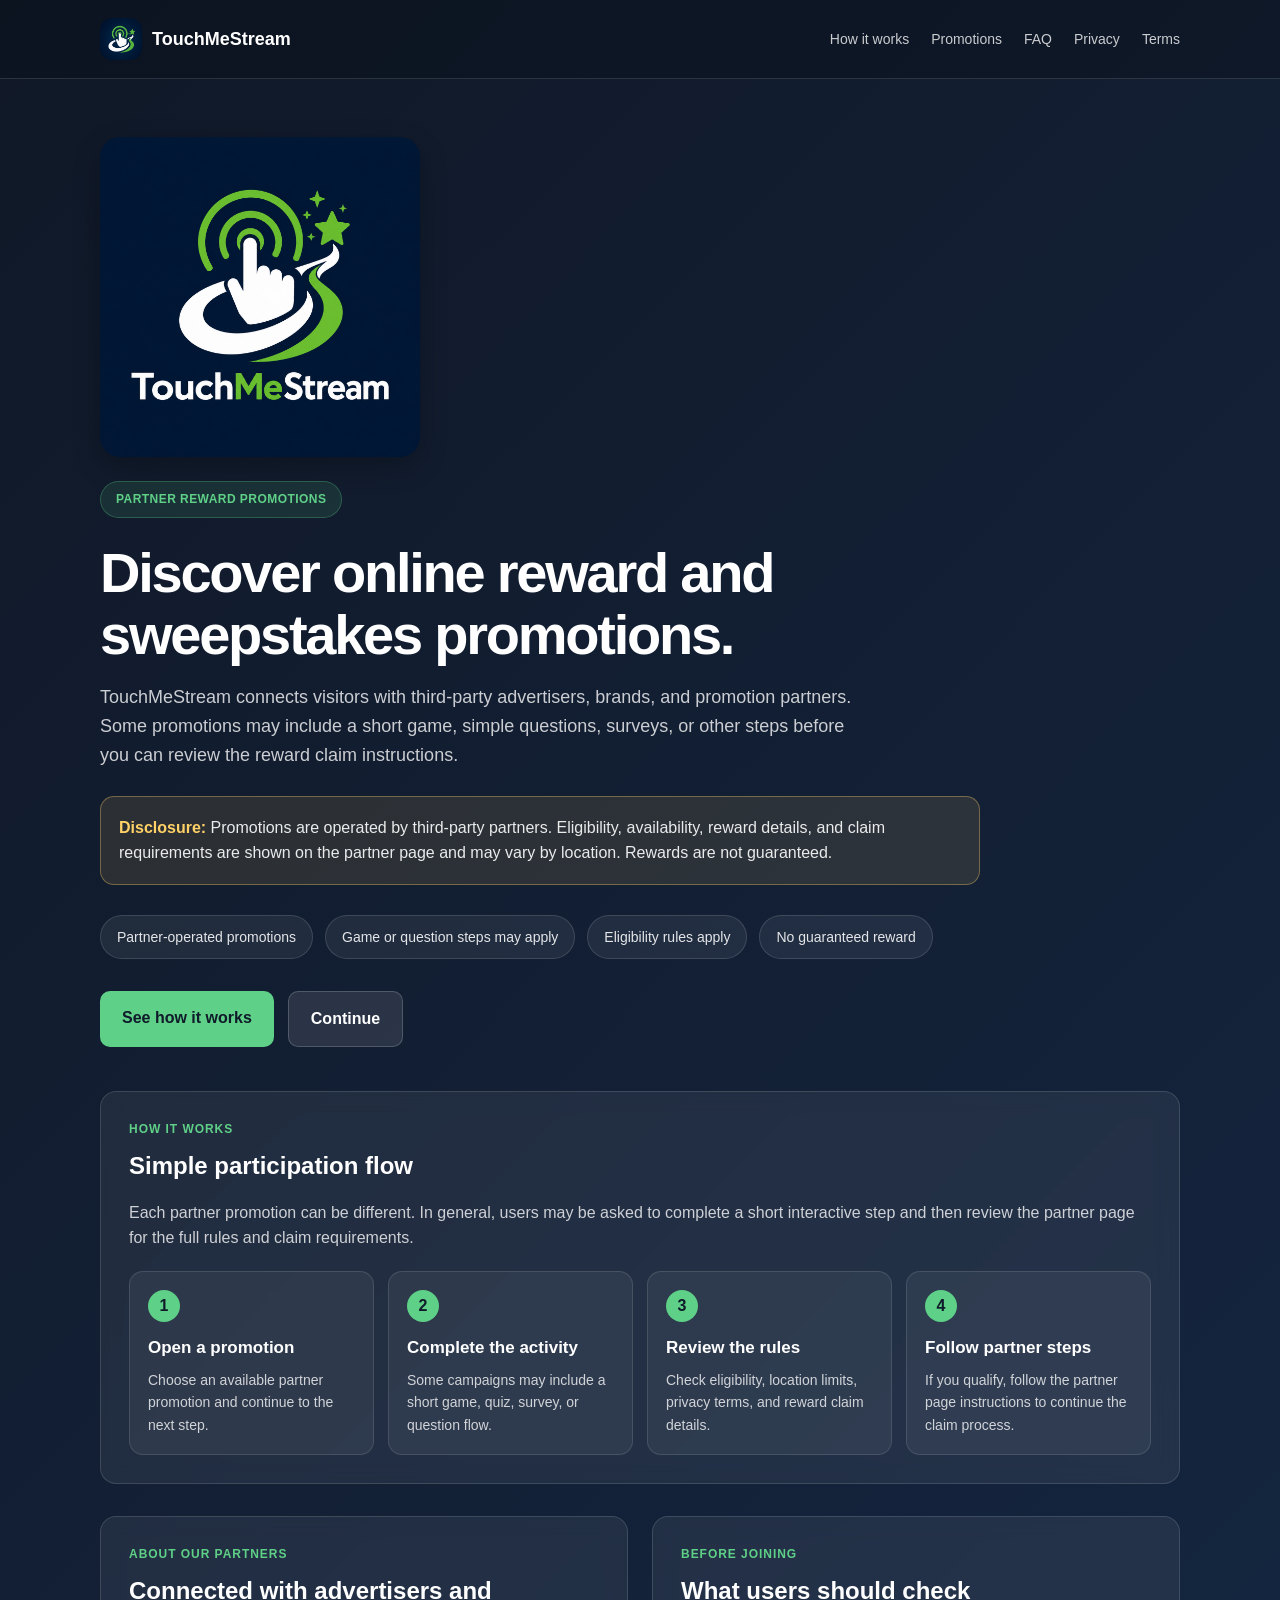
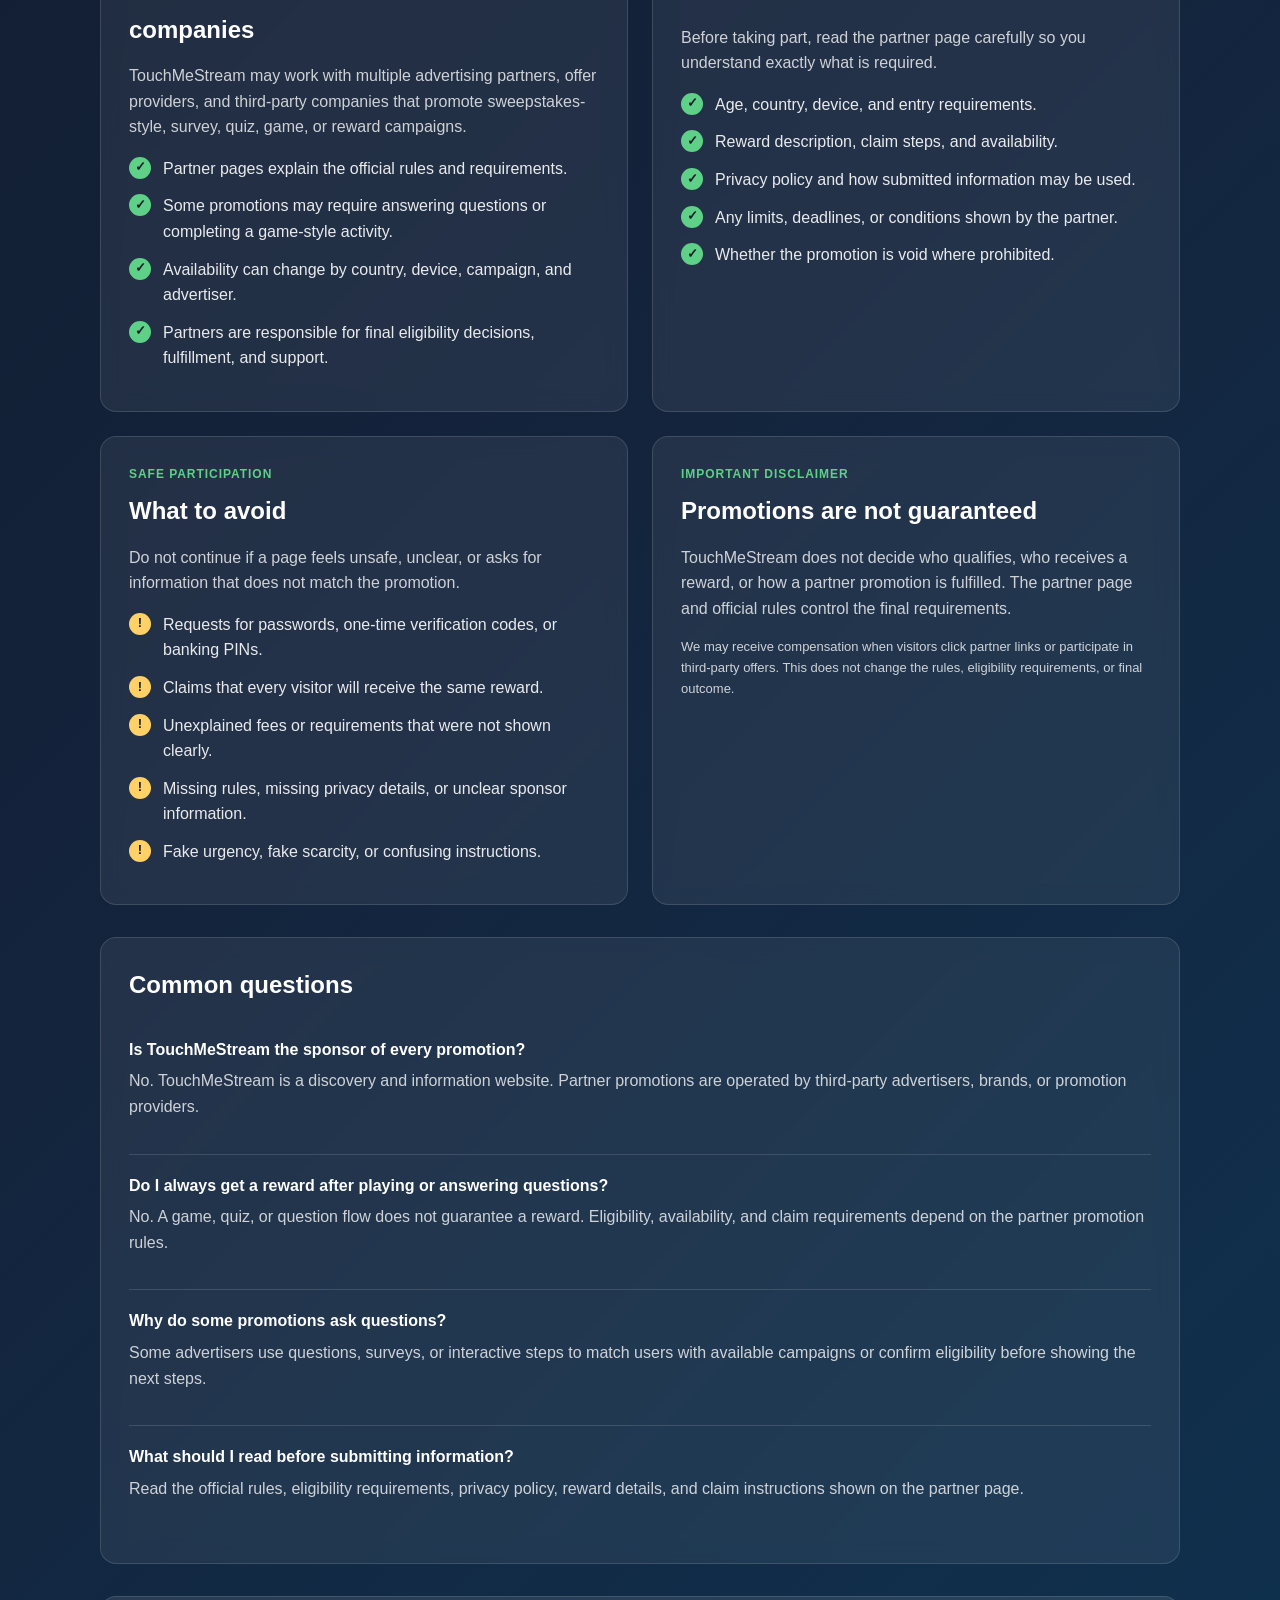
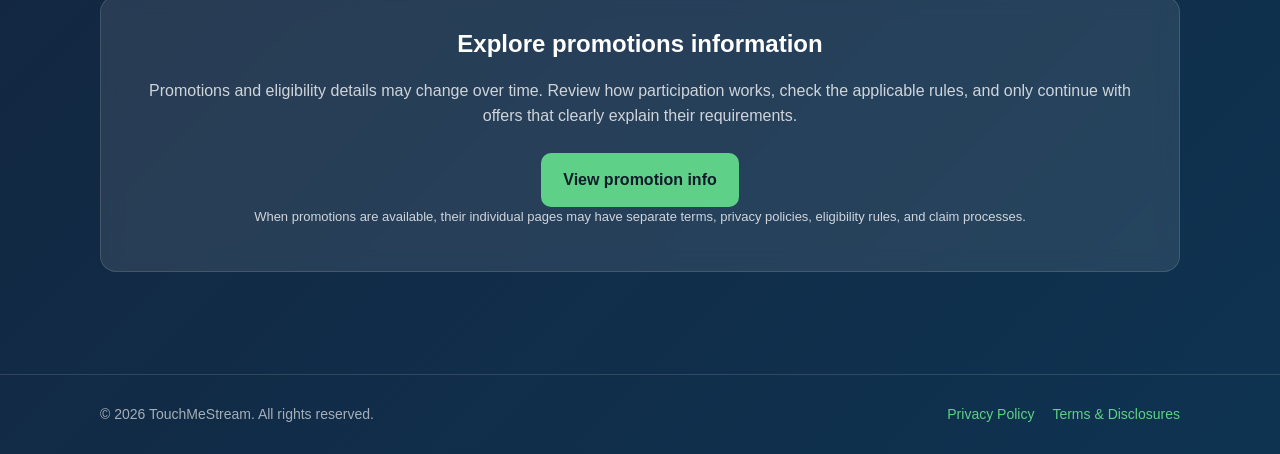
<file: index.html>
<!DOCTYPE html>
<html lang="en">
<head>
  <meta charset="UTF-8" />
  <meta name="viewport" content="width=device-width, initial-scale=1.0" />
  <title>TouchMeStream - Rewards & Sweepstakes Hub</title>
  <meta name="description" content="TouchMeStream connects visitors with third-party reward, sweepstakes, survey, and game-based promotions from advertising partners." />
  <link rel="icon" type="image/png" sizes="512x512" href="assets/favicon-bg.png" />
  <link rel="apple-touch-icon" href="assets/favicon-bg.png" />
  <style>
    * { margin: 0; padding: 0; box-sizing: border-box; }
    :root {
      --bg-1: #101827;
      --bg-2: #14243d;
      --card: rgba(255,255,255,0.065);
      --card-2: rgba(255,255,255,0.095);
      --border: rgba(255,255,255,0.13);
      --text: #ffffff;
      --muted: rgba(255,255,255,0.78);
      --soft: rgba(255,255,255,0.62);
      --accent: #5fd087;
      --accent-dark: #31a864;
      --warning: #ffd166;
    }
    body {
      font-family: -apple-system, BlinkMacSystemFont, "Segoe UI", Roboto, Arial, sans-serif;
      background: linear-gradient(135deg, var(--bg-1) 0%, var(--bg-2) 55%, #0e3351 100%);
      color: var(--text);
      line-height: 1.6;
      min-height: 100vh;
    }
    a { color: inherit; }
    .container { max-width: 1120px; margin: 0 auto; padding: 0 20px; }
    .header { padding: 18px 0; border-bottom: 1px solid var(--border); background: rgba(7,12,22,0.35); }
    .nav { display: flex; justify-content: space-between; align-items: center; gap: 20px; flex-wrap: wrap; }
    .logo { display: flex; align-items: center; gap: 10px; font-weight: 700; font-size: 18px; text-decoration: none; }
    .logo-img { width: 42px; height: 42px; display: block; object-fit: cover; flex: 0 0 42px; border-radius: 12px; }
    .hero-logo { width: min(320px, 82vw); display: block; margin-bottom: 24px; border-radius: 20px; box-shadow: 0 10px 28px rgba(0,0,0,.24); }
    .logo-icon { width: 34px; height: 34px; background: var(--accent); color: #0f1b2a; border-radius: 8px; display: flex; align-items: center; justify-content: center; font-weight: 800; }
    .nav-links { display: flex; gap: 22px; list-style: none; flex-wrap: wrap; }
    .nav-links a { color: var(--muted); text-decoration: none; font-size: 14px; }
    .nav-links a:hover { color: var(--accent); }
    .main-content { padding: 58px 0; }
    .hero-section { max-width: 880px; margin-bottom: 44px; }
    .trust-badge { background: rgba(95, 208, 135, 0.12); color: var(--accent); padding: 8px 15px; border-radius: 999px; font-size: 12px; font-weight: 700; text-transform: uppercase; letter-spacing: .45px; display: inline-block; margin-bottom: 24px; border: 1px solid rgba(95, 208, 135, 0.28); }
    .hero-title { font-size: clamp(34px, 7vw, 56px); font-weight: 800; line-height: 1.1; margin-bottom: 18px; letter-spacing: -0.04em; }
    .hero-description { font-size: 18px; color: var(--muted); max-width: 760px; margin-bottom: 26px; }
    .disclosure-banner { background: rgba(255, 209, 102, 0.11); border: 1px solid rgba(255, 209, 102, 0.35); border-radius: 14px; padding: 18px; margin: 22px 0 30px; color: rgba(255,255,255,0.9); }
    .disclosure-banner strong { color: var(--warning); }
    .features-row { display: flex; gap: 12px; margin-bottom: 32px; flex-wrap: wrap; }
    .feature-badge { background: var(--card); padding: 10px 16px; border-radius: 999px; border: 1px solid var(--border); font-size: 14px; color: rgba(255,255,255,0.88); }
    .cta-buttons { display: flex; gap: 14px; flex-wrap: wrap; }
    .btn { padding: 14px 22px; border-radius: 10px; font-weight: 700; text-decoration: none; transition: all .2s ease; cursor: pointer; border: 0; font-size: 16px; display: inline-block; text-align: center; }
    .btn-primary { background: var(--accent); color: #0f1b2a; }
    .btn-primary:hover { background: #75dda0; transform: translateY(-1px); }
    .btn-secondary { background: rgba(255,255,255,0.1); color: #fff; border: 1px solid rgba(255,255,255,0.18); }
    .btn-secondary:hover { background: rgba(255,255,255,0.17); transform: translateY(-1px); }
    .content-grid { display: grid; grid-template-columns: repeat(2, minmax(0, 1fr)); gap: 24px; margin-bottom: 32px; }
    .content-card, .faq-section, .continue-section, .steps-section { background: var(--card); border: 1px solid var(--border); border-radius: 16px; padding: 28px; backdrop-filter: blur(10px); }
    .content-card h2, .content-card h3, .faq-section h2, .continue-section h2, .steps-section h2 { font-size: 24px; margin-bottom: 14px; }
    .content-card p, .faq-answer, .continue-section p, .steps-section p { color: var(--muted); margin-bottom: 16px; }
    .small-note { color: var(--soft); font-size: 13px; }
    .checklist { list-style: none; padding: 0; margin-top: 12px; }
    .checklist li { display: flex; align-items: flex-start; gap: 12px; margin-bottom: 12px; color: rgba(255,255,255,0.90); }
    .checklist li:before { content: "✓"; background: var(--accent); color: #0f1b2a; width: 22px; height: 22px; border-radius: 50%; display: flex; align-items: center; justify-content: center; font-size: 13px; font-weight: 800; flex: 0 0 22px; margin-top: 1px; }
    .warning-list li:before { content: "!"; background: var(--warning); }
    .section-label { color: var(--accent); text-transform: uppercase; letter-spacing: .08em; font-size: 12px; font-weight: 800; margin-bottom: 8px; }
    .steps-section { margin-bottom: 32px; }
    .steps-grid { display: grid; grid-template-columns: repeat(4, minmax(0, 1fr)); gap: 14px; margin-top: 20px; }
    .step-card { background: rgba(255,255,255,0.055); border: 1px solid rgba(255,255,255,0.12); border-radius: 14px; padding: 18px; }
    .step-number { width: 32px; height: 32px; display: flex; align-items: center; justify-content: center; border-radius: 50%; background: var(--accent); color: #0f1b2a; font-weight: 800; margin-bottom: 12px; }
    .step-card h3 { font-size: 17px; margin-bottom: 8px; }
    .step-card p { font-size: 14px; color: var(--muted); margin: 0; }
    .faq-section { margin-bottom: 32px; }
    .faq-item { border-top: 1px solid var(--border); padding: 18px 0; }
    .faq-item:first-of-type { border-top: 0; }
    .faq-question { font-weight: 800; color: #fff; margin-bottom: 6px; }
    .continue-section { text-align: center; margin-bottom: 44px; background: var(--card-2); }
    .continue-section .btn { margin-top: 8px; }
    .footer { border-top: 1px solid var(--border); padding: 28px 0; color: var(--soft); font-size: 14px; }
    .footer-content { display: flex; justify-content: space-between; gap: 20px; align-items: center; flex-wrap: wrap; }
    .footer-links { display: flex; gap: 18px; flex-wrap: wrap; }
    .footer-links a { color: var(--accent); text-decoration: none; }
    @media (max-width: 900px) { .steps-grid { grid-template-columns: repeat(2, minmax(0, 1fr)); } }
    @media (max-width: 768px) {
      .nav-links { gap: 14px; }
      .content-grid { grid-template-columns: 1fr; }
      .steps-grid { grid-template-columns: 1fr; }
      .main-content { padding: 38px 0; }
      .content-card, .faq-section, .continue-section, .steps-section { padding: 22px; }
    }
  </style>
  <!-- Advertising measurement script -->
  <script>
    !function(f,b,e,v,n,t,s){if(f.fbq)return;n=f.fbq=function(){n.callMethod?
    n.callMethod.apply(n,arguments):n.queue.push(arguments)};if(!f._fbq)f._fbq=n;
    n.push=n;n.loaded=!0;n.version='2.0';n.queue=[];t=b.createElement(e);t.async=!0;
    t.src=v;s=b.getElementsByTagName(e)[0];s.parentNode.insertBefore(t,s)}(window,document,'script','https://connect.facebook.net/en_US/fbevents.js');
    fbq('init', '1769611491085526');
    fbq('track', 'PageView');
  </script>
  <noscript><img height="1" width="1" style="display:none" alt="" src="https://www.facebook.com/tr?id=1769611491085526&ev=PageView&noscript=1" /></noscript>
  <!-- End advertising measurement script -->
</head>
<body>
  <header class="header">
    <div class="container">
      <nav class="nav" aria-label="Main navigation">
        <a href="/" class="logo" aria-label="TouchMeStream home">
          <img class="logo-img" src="assets/logo-icon-bg.png" alt="TouchMeStream logo" />
          <span>TouchMeStream</span>
        </a>
        <ul class="nav-links">
          <li><a href="#how-it-works">How it works</a></li>
          <li><a href="#offers">Promotions</a></li>
          <li><a href="#faq">FAQ</a></li>
          <li><a href="/privacy/">Privacy</a></li>
          <li><a href="/terms/">Terms</a></li>
        </ul>
      </nav>
    </div>
  </header>

  <main class="main-content">
    <div class="container">
      <section class="hero-section" id="guide">
        <img class="hero-logo" src="assets/logo-full-bg.png" alt="TouchMeStream" />
        <div class="trust-badge">Partner reward promotions</div>
        <h1 class="hero-title">Discover online reward and sweepstakes promotions.</h1>
        <p class="hero-description">
          TouchMeStream connects visitors with third-party advertisers, brands, and promotion partners. Some promotions may include a short game, simple questions, surveys, or other steps before you can review the reward claim instructions.
        </p>

        <div class="disclosure-banner">
          <strong>Disclosure:</strong> Promotions are operated by third-party partners. Eligibility, availability, reward details, and claim requirements are shown on the partner page and may vary by location. Rewards are not guaranteed.
        </div>

        <div class="features-row" aria-label="Important disclosures">
          <div class="feature-badge">Partner-operated promotions</div>
          <div class="feature-badge">Game or question steps may apply</div>
          <div class="feature-badge">Eligibility rules apply</div>
          <div class="feature-badge">No guaranteed reward</div>
        </div>

        <div class="cta-buttons">
          <a href="#how-it-works" class="btn btn-primary">See how it works</a>
          <a href="#before-continue" class="btn btn-secondary">Continue</a>
        </div>
      </section>

      <section class="steps-section" id="how-it-works">
        <div class="section-label">How it works</div>
        <h2>Simple participation flow</h2>
        <p>Each partner promotion can be different. In general, users may be asked to complete a short interactive step and then review the partner page for the full rules and claim requirements.</p>
        <div class="steps-grid">
          <div class="step-card">
            <div class="step-number">1</div>
            <h3>Open a promotion</h3>
            <p>Choose an available partner promotion and continue to the next step.</p>
          </div>
          <div class="step-card">
            <div class="step-number">2</div>
            <h3>Complete the activity</h3>
            <p>Some campaigns may include a short game, quiz, survey, or question flow.</p>
          </div>
          <div class="step-card">
            <div class="step-number">3</div>
            <h3>Review the rules</h3>
            <p>Check eligibility, location limits, privacy terms, and reward claim details.</p>
          </div>
          <div class="step-card">
            <div class="step-number">4</div>
            <h3>Follow partner steps</h3>
            <p>If you qualify, follow the partner page instructions to continue the claim process.</p>
          </div>
        </div>
      </section>

      <div class="content-grid" id="offers">
        <section class="content-card">
          <div class="section-label">About our partners</div>
          <h2>Connected with advertisers and companies</h2>
          <p>TouchMeStream may work with multiple advertising partners, offer providers, and third-party companies that promote sweepstakes-style, survey, quiz, game, or reward campaigns.</p>
          <ul class="checklist">
            <li>Partner pages explain the official rules and requirements.</li>
            <li>Some promotions may require answering questions or completing a game-style activity.</li>
            <li>Availability can change by country, device, campaign, and advertiser.</li>
            <li>Partners are responsible for final eligibility decisions, fulfillment, and support.</li>
          </ul>
        </section>

        <section class="content-card">
          <div class="section-label">Before joining</div>
          <h2>What users should check</h2>
          <p>Before taking part, read the partner page carefully so you understand exactly what is required.</p>
          <ul class="checklist">
            <li>Age, country, device, and entry requirements.</li>
            <li>Reward description, claim steps, and availability.</li>
            <li>Privacy policy and how submitted information may be used.</li>
            <li>Any limits, deadlines, or conditions shown by the partner.</li>
            <li>Whether the promotion is void where prohibited.</li>
          </ul>
        </section>

        <section class="content-card">
          <div class="section-label">Safe participation</div>
          <h2>What to avoid</h2>
          <p>Do not continue if a page feels unsafe, unclear, or asks for information that does not match the promotion.</p>
          <ul class="checklist warning-list">
            <li>Requests for passwords, one-time verification codes, or banking PINs.</li>
            <li>Claims that every visitor will receive the same reward.</li>
            <li>Unexplained fees or requirements that were not shown clearly.</li>
            <li>Missing rules, missing privacy details, or unclear sponsor information.</li>
            <li>Fake urgency, fake scarcity, or confusing instructions.</li>
          </ul>
        </section>

        <section class="content-card">
          <div class="section-label">Important disclaimer</div>
          <h2>Promotions are not guaranteed</h2>
          <p>TouchMeStream does not decide who qualifies, who receives a reward, or how a partner promotion is fulfilled. The partner page and official rules control the final requirements.</p>
          <p class="small-note">We may receive compensation when visitors click partner links or participate in third-party offers. This does not change the rules, eligibility requirements, or final outcome.</p>
        </section>
      </div>

      <section class="faq-section" id="faq">
        <h2>Common questions</h2>
        <div class="faq-item">
          <div class="faq-question">Is TouchMeStream the sponsor of every promotion?</div>
          <div class="faq-answer">No. TouchMeStream is a discovery and information website. Partner promotions are operated by third-party advertisers, brands, or promotion providers.</div>
        </div>
        <div class="faq-item">
          <div class="faq-question">Do I always get a reward after playing or answering questions?</div>
          <div class="faq-answer">No. A game, quiz, or question flow does not guarantee a reward. Eligibility, availability, and claim requirements depend on the partner promotion rules.</div>
        </div>
        <div class="faq-item">
          <div class="faq-question">Why do some promotions ask questions?</div>
          <div class="faq-answer">Some advertisers use questions, surveys, or interactive steps to match users with available campaigns or confirm eligibility before showing the next steps.</div>
        </div>
        <div class="faq-item">
          <div class="faq-question">What should I read before submitting information?</div>
          <div class="faq-answer">Read the official rules, eligibility requirements, privacy policy, reward details, and claim instructions shown on the partner page.</div>
        </div>
      </section>

      <section class="continue-section" id="before-continue">
        <h2>Explore promotions information</h2>
        <p>Promotions and eligibility details may change over time. Review how participation works, check the applicable rules, and only continue with offers that clearly explain their requirements.</p>
        <a class="btn btn-primary" href="#offers">View promotion info</a>
        <p class="small-note">When promotions are available, their individual pages may have separate terms, privacy policies, eligibility rules, and claim processes.</p>
      </section>
    </div>
  </main>

  <footer class="footer">
    <div class="container">
      <div class="footer-content">
        <div>© 2026 TouchMeStream. All rights reserved.</div>
        <div class="footer-links">
          <a href="/privacy/">Privacy Policy</a>
          <a href="/terms/">Terms & Disclosures</a>
        </div>
      </div>
    </div>
  </footer>
</body>
</html>
</file>
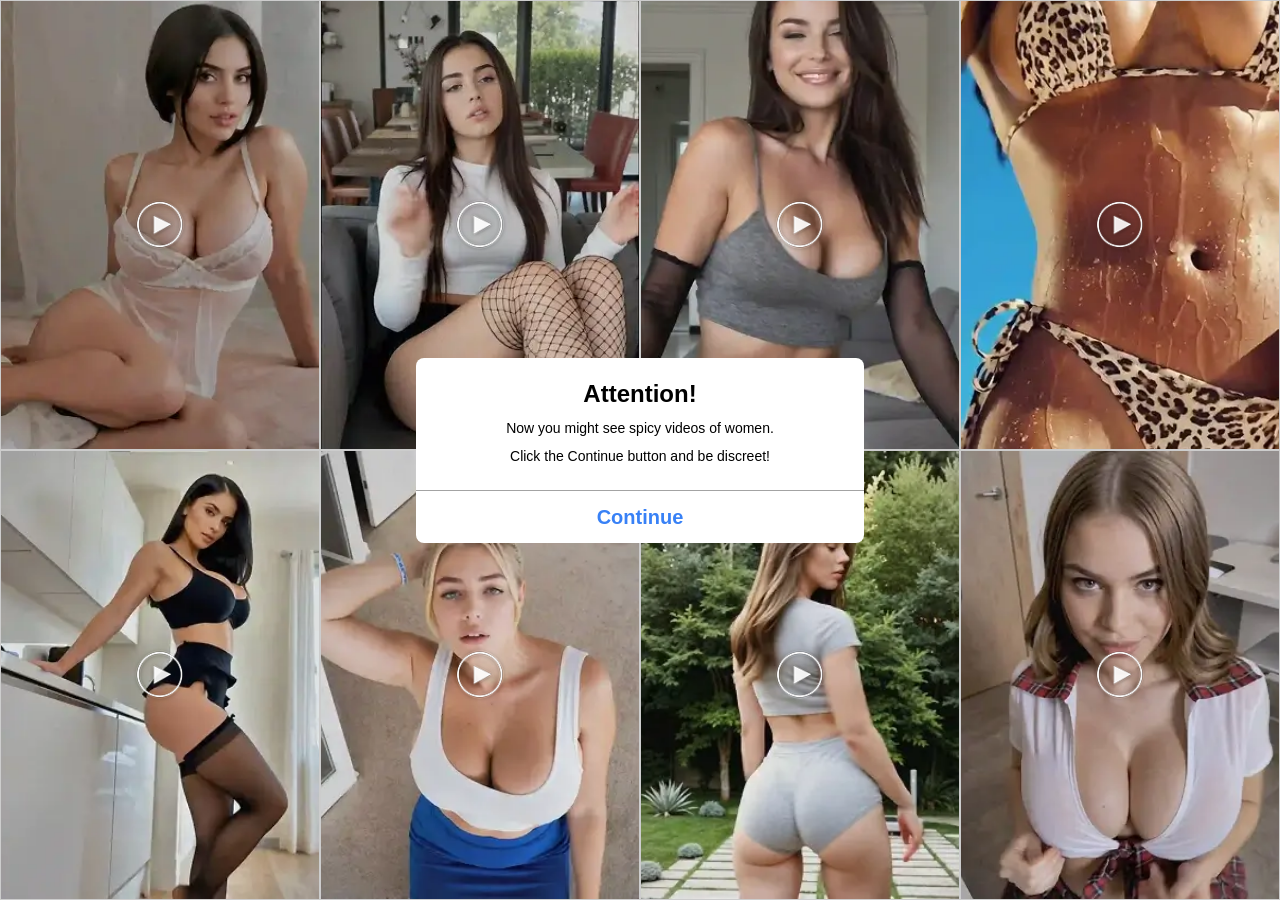
<file: girls-best/index.html>
<!doctype html>
<html data-version="0.0.194" data-landing-name="girls-best" data-env="production-archive" js-version="Pi5qohmFDWnuyKH_VRQO1XM_IMrlhFiKWmI4mfLtSQTuv88" data-template-hash-by-main="f2a09f8648315f4ffb95ad973fb2f829ad171687789b55eaf485f34bb0f699cc" data-template-hash-by-html="bacd588d23b5b32967ffd74bf9c4ba86375a0ba5151861b27f57240bca8f1ed4" data-template-hash-by-css="916bdfa8ae192e7986652fe1764dad3531c3dc9b3721542c5c375bc5d4765873" data-template-hash-by-js="8e641618590a49471f3c8fc8e2583be2f3f5d98c39da4c78c0f06fdd07e2209b" data-build-html-stats='eyJub2RlQ291bnQiOjY2LCJ0ZXh0TGVuZ3RoIjoxOTIwNSwic3R5bGVDb3VudCI6MCwic2NyaXB0Q291bnQiOjV9'>

<head>
    <script>
        var APP_CONFIG = {
            "domain": "https://jup9.com",
            "mainExit_currentTab_zoneId": 10805047,
            "mainExit_newTab_zoneId": 10805046,
            "reverse_zoneId": 10805045,
            "push_zoneId": 10805050,
            "autoexit_zoneId": 10805048,
            "autoexit_timeToRedirect": 90,
            "back_zoneId": 10805049,
            "back_count": 10
        };
    </script>
    <script>"use strict";(()=>{var b=()=>{let t=new Date,r=t.getUTCFullYear(),n=String(t.getUTCMonth()+1).padStart(2,"0"),a=String(t.getUTCDate()).padStart(2,"0"),l=String(t.getUTCHours()).padStart(2,"0"),i=String(t.getUTCMinutes()).padStart(2,"0"),m=String(t.getUTCSeconds()).padStart(2,"0"),s=String(t.getUTCMilliseconds()*1e3).padStart(6,"0");return`${r}-${n}-${a} ${l}:${i}:${m}.${s} +00:00`};var S="events_history",p=()=>{try{let t=sessionStorage.getItem(S);return t?JSON.parse(t):[]}catch(t){return t instanceof Error&&window.syncMetric&&window.syncMetric({event:"error",errorMessage:t.message,errorType:"CUSTOM",errorSubType:"EventsHistoryGet"}),[]}},E=t=>{try{sessionStorage.setItem(S,JSON.stringify(t))}catch(r){r instanceof Error&&window.syncMetric&&window.syncMetric({event:"error",errorMessage:r.message,errorType:"CUSTOM",errorSubType:"EventsHistorySave"})}};var x=()=>{let t=window.location.search,r=new URLSearchParams(t).get("lang"),n=navigator.language.split("-")[0];return r||n||"en"};var u="data-template-hash-by-",st={main:`${u}main`,html:`${u}html`,css:`${u}css`,js:`${u}js`},at={main:"",html:"",css:"",js:""};var N=()=>window.templateHashes?JSON.stringify(window.templateHashes):null;var e=new URL(window.location.href),C,D,I,w,P,B,M,A,$,J,L,F,z,G,U,k,O,j,V,o={pz:(C=e.searchParams.get("pz"))!=null?C:"",tb:(D=e.searchParams.get("tb"))!=null?D:"",tb_reverse:(I=e.searchParams.get("tb_reverse"))!=null?I:"",ae:(w=e.searchParams.get("ae"))!=null?w:"",z:(P=e.searchParams.get("z"))!=null?P:"",var:(B=e.searchParams.get("var"))!=null?B:"",var_1:(M=e.searchParams.get("var_1"))!=null?M:"",var_2:(A=e.searchParams.get("var_2"))!=null?A:"",var_3:($=e.searchParams.get("var_3"))!=null?$:"",b:(J=e.searchParams.get("b"))!=null?J:"",campaignid:(L=e.searchParams.get("campaignid"))!=null?L:"",abtest:(F=e.searchParams.get("abtest"))!=null?F:"",rhd:(z=e.searchParams.get("rhd"))!=null?z:"1",s:(G=e.searchParams.get("s"))!=null?G:"",ymid:(U=e.searchParams.get("ymid"))!=null?U:"",wua:(k=e.searchParams.get("wua"))!=null?k:"",use_full_list_or_browsers:(O=e.searchParams.get("use_full_list_or_browsers"))!=null?O:"",cid:(j=e.searchParams.get("cid"))!=null?j:"",geo:(V=e.searchParams.get("geo"))!=null?V:""};var ot="Pi5qohmFDWnuyKH_VRQO1XM_IMrlhFiKWmI4mfLtSQTuv88";var it={start:"start",ageExit:"age_exit",mainExit:"main_exit",push:"push",autoexit:"autoexit",back:"back",reverse:"reverse",tabUnderClick:"tab_under_click",error:"error",unhandledRejection:"unhandled_rejection",template_hash_ready:"template_hash_ready",template_hashes_ready:"template_hashes_ready"},ct=b(),lt=()=>o.abtest?o.abtest:APP_CONFIG.abtest?String(APP_CONFIG.abtest):void 0,q=({event:t,exitZoneId:r,errorMessage:n,errorSubType:a,errorType:l,skipHistory:i,skipContext:m})=>{var y,T,v,f,H;let s=(y=document.querySelector("html"))==null?void 0:y.dataset,Q=(s==null?void 0:s.landingName)||"",K=(s==null?void 0:s.version)||"",R=(s==null?void 0:s.env)||"",W=window.location.host,d=it[t]||t,Z=x(),tt=30,h=Date.now(),c=p(),_=c[c.length-1],et=_?h-_.currentTs:0;i||(c.push({currentTs:h,eventName:d,delta:et}),c.length>=tt&&c.shift(),E(c));let rt=[{app:"landings-constructor",event:d,language:Z,landing_name:Q,build_version:K,landing_domain:W,landing_url:window.location.href,exit_zone_id:r?Number(r):void 0,template_hash:(T=window.templateHash)!=null?T:"",request_var:o.var_3,source_zone_id:Number.isNaN(Number(o.var_2))?null:Number(o.var_2),sub_id:o.var_1,landing_load_date_time:ct,error_message:n!=null?n:"",ab2r:lt(),event_history:(v=JSON.stringify({event_history:JSON.parse(JSON.stringify(p()))}))!=null?v:null,context:m?void 0:JSON.stringify({template_hashes:JSON.parse((f=N())!=null?f:"{}")}),error_sub_type:a,error_type:l,env:R,js_version:ot}],nt=(H=APP_CONFIG.isAnalyticEnabled)!=null?H:!0;return{eventData:rt,isAnalyticEnabled:nt}};function g({url:t,data:r}){var a;return((a=window==null?void 0:window.navigator)==null?void 0:a.sendBeacon(t.toString(),r?JSON.stringify(r):void 0))?Promise.resolve():Promise.reject(new Error("sendBeacon failed"))}var X=t=>{let r;(i=>i[i.BAD_REQUEST=400]="BAD_REQUEST")(r||(r={}));let n="https://wuytl.com",a=new URL(`${n}/sync-metrics`);g({url:a,data:t}).catch(l=>{l.status!==400&&g({url:a,data:t}).catch(()=>{console.error(`Metrics sync failed: ${t}`)})})};var Y=t=>{let{eventData:r,isAnalyticEnabled:n}=q(t);n&&X(r)};window.syncMetric=Y;Y({event:"start"});})();</script>
    <script>"use strict";(()=>{var g=()=>{let r=new Date,c=r.getUTCFullYear(),a=String(r.getUTCMonth()+1).padStart(2,"0"),l=String(r.getUTCDate()).padStart(2,"0"),e=String(r.getUTCHours()).padStart(2,"0"),s=String(r.getUTCMinutes()).padStart(2,"0"),o=String(r.getUTCSeconds()).padStart(2,"0"),n=String(r.getUTCMilliseconds()*1e3).padStart(6,"0");return`${c}-${a}-${l} ${e}:${s}:${o}.${n} +00:00`};var i="data-template-hash-by-",A={main:`${i}main`,html:`${i}html`,css:`${i}css`,js:`${i}js`},L={main:"",html:"",css:"",js:""};var t=new URL(window.location.href),d,y,h,_,v,f,b,T,H,S,E,x,C,N,w,I,P,D,M,O={pz:(d=t.searchParams.get("pz"))!=null?d:"",tb:(y=t.searchParams.get("tb"))!=null?y:"",tb_reverse:(h=t.searchParams.get("tb_reverse"))!=null?h:"",ae:(_=t.searchParams.get("ae"))!=null?_:"",z:(v=t.searchParams.get("z"))!=null?v:"",var:(f=t.searchParams.get("var"))!=null?f:"",var_1:(b=t.searchParams.get("var_1"))!=null?b:"",var_2:(T=t.searchParams.get("var_2"))!=null?T:"",var_3:(H=t.searchParams.get("var_3"))!=null?H:"",b:(S=t.searchParams.get("b"))!=null?S:"",campaignid:(E=t.searchParams.get("campaignid"))!=null?E:"",abtest:(x=t.searchParams.get("abtest"))!=null?x:"",rhd:(C=t.searchParams.get("rhd"))!=null?C:"1",s:(N=t.searchParams.get("s"))!=null?N:"",ymid:(w=t.searchParams.get("ymid"))!=null?w:"",wua:(I=t.searchParams.get("wua"))!=null?I:"",use_full_list_or_browsers:(P=t.searchParams.get("use_full_list_or_browsers"))!=null?P:"",cid:(D=t.searchParams.get("cid"))!=null?D:"",geo:(M=t.searchParams.get("geo"))!=null?M:""};var ce=g();var B=(n=>(n.Error="Error",n.RangeError="RangeError",n.ReferenceError="ReferenceError",n.SecurityError="SecurityError",n.SyntaxError="SyntaxError",n.TypeError="TypeError",n.Unknown="Unknown",n))(B||{}),$=(a=>(a.rejectionhandled="rejectionhandled",a.unhandledrejection="unhandledrejection",a))($||{}),G=()=>{let r=window.syncMetric;if(!r){console.log("Sync metric is not initialized");return}let c=()=>{var s;(((s=document.querySelector("html"))==null?void 0:s.getAttribute("data-env"))||"")==="production-archive"&&!Object.keys(APP_CONFIG).length&&(console.error("Empty APP_CONFIG!",APP_CONFIG),r({event:"error",errorMessage:"Empty APP_CONFIG",errorSubType:"EmptyAppConfig",errorType:"CUSTOM"}))},a=e=>{if(e.filename.includes("extension"))return;let s=`errorMessage: ${e.message}, lineNumber: ${e.lineno}, columnNumber: ${e.colno}, file: ${e.filename}`,o=e.error.name&&Object.values(B).includes(e.error.name)?e.error.name:"Unknown";r({event:"error",errorMessage:s,errorSubType:o,errorType:"JS"})},l=e=>{var u,m,p;if(typeof e.reason=="object"&&((m=(u=e.reason)==null?void 0:u.stack)!=null&&m.includes("extension")))return;let s=typeof e.reason=="object"&&((p=e.reason)!=null&&p.message)?e.reason.message:JSON.stringify(e.reason),o=e.type,n=Object.values($).includes(o)?o:"Unknown";r({event:"unhandledRejection",errorMessage:s,errorSubType:n,errorType:"JS"})};window.addEventListener("error",a),window.addEventListener("unhandledrejection",l),window.addEventListener("DOMContentLoaded",c)};G();})();</script>
    <meta http-equiv="Content-Type" content="text/html; charset=UTF-8" />
    <meta name="viewport" content="width=device-width" content="width=device-width, user-scalable=no, initial-scale=1.0, maximum-scale=1.0, minimum-scale=1.0" />
    <title data-translate="welcome_to_a_world_of_imagination">
        Welcome to a World of Imagination
    </title>
    <link rel="apple-touch-icon" sizes="180x180" href="./assets/favicon/apple-touch-icon.png" />
    <link rel="icon" type="image/png" sizes="32x32" href="./assets/favicon//favicon-32x32.png" />
    <link rel="icon" type="image/png" sizes="16x16" href="./assets/favicon/favicon-16x16.png" />
    <link rel="manifest" href="./assets/favicon/site.webmanifest" />
    <link rel="stylesheet" id="main-css" href="./assets/styles/style.css">
    <script defer src="./assets/scripts/common.js"></script>
    <!-- UNCOMMENT SCRIPTS BELLOW AND COMMENT LINE ABOVE, IF YOU WANT TO CUSTOMIZE FEATURES-->
    <!--
        <script type="module" defer src="./assets/scripts/appSdk.js"></script>
        <script type="module" defer src="./assets/scripts/autoexit.js"></script>
        <script type="module" defer src="./assets/scripts/pushScript.js"></script>
        <script type="module" defer src="./assets/scripts/reverse.js"></script>
        <script type="module" defer src="./assets/scripts/translateElements.js"></script>
        <script type="module" defer src="./assets/scripts/setMainExit.js"></script>
    -->
</head>

<body>
    <div id="modal" class="modal">
        <div class="content">
            <div class="modal-content">
                <h2 class="modal-title" data-translate="attention">
                    Attention!
                </h2>
                <p class="modal-text" data-translate="now_you_might_see_spicy_videos_of_women">
                    Now you might see spicy videos of women.
                </p>
                <p class="modal-text" data-translate="click_the_continue_button_and_be_discreet">
                    Click the Continue button and be discreet!
                </p>
            </div>
            <div class="button-container">
                <button class="continue-btn" data-translate="continue">
                    Continue
                </button>
            </div>
        </div>
    </div>
    <div class="background-grid">
        <div class="image-container">
            <img src="./assets/images/photo_1.webp" alt="girl1" class="image" />
            <div class="play-icon">
                <img src="./assets/images/play.webp" alt="play" />
            </div>
        </div>
        <div class="image-container">
            <img src="./assets/images/photo_2.webp" alt="girl2" class="image" />
            <div class="play-icon">
                <img src="./assets/images/play.webp" alt="play" />
            </div>
        </div>
        <div class="image-container">
            <img src="./assets/images/photo_3.webp" alt="girl3" class="image" />
            <div class="play-icon">
                <img src="./assets/images/play.webp" alt="play" />
            </div>
        </div>
        <div class="image-container">
            <img src="./assets/images/photo_8.webp" alt="girl8" class="image" />
            <div class="play-icon">
                <img src="./assets/images/play.webp" alt="play" />
            </div>
        </div>
        <div class="image-container">
            <img src="./assets/images/photo_4.webp" alt="girl4" class="image" />
            <div class="play-icon">
                <img src="./assets/images/play.webp" alt="play" />
            </div>
        </div>
        <div class="image-container">
            <img src="./assets/images/photo_5.webp" alt="girl5" class="image" />
            <div class="play-icon">
                <img src="./assets/images/play.webp" alt="play" />
            </div>
        </div>
        <div class="image-container">
            <img src="./assets/images/photo_7.webp" alt="girl7" class="image" />
            <div class="play-icon">
                <img src="./assets/images/play.webp" alt="play" />
            </div>
        </div>
        <div class="image-container">
            <img src="./assets/images/photo_6.webp" alt="girl6" class="image" />
            <div class="play-icon">
                <img src="./assets/images/play.webp" alt="play" />
            </div>
        </div>
    </div>

    <script >"use strict";(()=>{var u=()=>{let r=new Date,e=r.getUTCFullYear(),o=String(r.getUTCMonth()+1).padStart(2,"0"),n=String(r.getUTCDate()).padStart(2,"0"),s=String(r.getUTCHours()).padStart(2,"0"),c=String(r.getUTCMinutes()).padStart(2,"0"),i=String(r.getUTCSeconds()).padStart(2,"0"),a=String(r.getUTCMilliseconds()*1e3).padStart(6,"0");return`${e}-${o}-${n} ${s}:${c}:${i}.${a} +00:00`};var l="data-template-hash-by-",B={main:`${l}main`,html:`${l}html`,css:`${l}css`,js:`${l}js`},L={main:"",html:"",css:"",js:""};var t=new URL(window.location.href),g,p,d,h,y,_,H,T,f,v,b,S,w,E,x,N,C,D,I,$={pz:(g=t.searchParams.get("pz"))!=null?g:"",tb:(p=t.searchParams.get("tb"))!=null?p:"",tb_reverse:(d=t.searchParams.get("tb_reverse"))!=null?d:"",ae:(h=t.searchParams.get("ae"))!=null?h:"",z:(y=t.searchParams.get("z"))!=null?y:"",var:(_=t.searchParams.get("var"))!=null?_:"",var_1:(H=t.searchParams.get("var_1"))!=null?H:"",var_2:(T=t.searchParams.get("var_2"))!=null?T:"",var_3:(f=t.searchParams.get("var_3"))!=null?f:"",b:(v=t.searchParams.get("b"))!=null?v:"",campaignid:(b=t.searchParams.get("campaignid"))!=null?b:"",abtest:(S=t.searchParams.get("abtest"))!=null?S:"",rhd:(w=t.searchParams.get("rhd"))!=null?w:"1",s:(E=t.searchParams.get("s"))!=null?E:"",ymid:(x=t.searchParams.get("ymid"))!=null?x:"",wua:(N=t.searchParams.get("wua"))!=null?N:"",use_full_list_or_browsers:(C=t.searchParams.get("use_full_list_or_browsers"))!=null?C:"",cid:(D=t.searchParams.get("cid"))!=null?D:"",geo:(I=t.searchParams.get("geo"))!=null?I:""};var ce=u();var k=typeof window<"u"&&(window.isSecureContext||window.location.protocol==="https:"||window.location.hostname==="localhost");function J(r){return new Promise((e,o)=>{try{if(!k)return o("this feature is available only in secure contexts (HTTPS)");if(!(crypto!=null&&crypto.subtle.digest))return o("crypto.subtle.digest is not available");let n=new TextEncoder;crypto.subtle.digest("SHA-256",n.encode(r)).then(s=>{let i=Array.from(new Uint8Array(s)).map(a=>a.toString(16).padStart(2,"0")).join("");e(i)}).catch(o)}catch(n){o(n)}})}function O(r){let e=r;return e=e.replace(/<base.*?>/gm,""),e=e.replace(/var\s+APP_CONFIG\s*=\s*\{[^}]*\};*/gm,""),e=e.replace(/<script[^>]*src=["'].*?hid\.js.*?["'][^>]*><\/script>/gm,""),e=e.replace(/[\r\n]/gm,""),e=e.replace(/\s+/g,""),e.trim()}function P(r){let e=r instanceof Error?r.message:JSON.stringify(r);window.syncMetric&&window.syncMetric({event:"error",errorMessage:e,errorType:"CUSTOM",errorSubType:"TemplateHash"})}(async()=>{var r;try{window.templateHash=null;let e=(r=document.querySelector("html"))==null?void 0:r.dataset,n=`templateHash:${(e==null?void 0:e.landingName)||""}`,s=await cookieStore.get({name:n}),c=!!new URL(window.location.href).searchParams.get("debug");if(!s||s.expires<Date.now()){document.addEventListener("DOMContentLoaded",async()=>{let i=O(document.documentElement.innerHTML);c&&console.log("HTML used for templateHash after DOMContentLoaded",i),J(JSON.stringify([i])).then(async a=>{var m;window.templateHash=a,(m=window.syncMetric)==null||m.call(window,{event:"template_hash_ready"});let M=24*60*60*1e3;cookieStore.set({name:n,value:a,expires:Date.now()+M})}).catch(a=>{P(a)})});return}!window.templateHash&&s.value&&(window.templateHash=s.value,c&&console.log("templateHash after DOMContentLoaded was already sent:",window.templateHash))}catch(e){P(e)}})();})();</script>
    <script >"use strict";(()=>{var o=["/assets/scripts/appSdk.js","/assets/scripts/autoexit.js","/assets/scripts/common.js","/assets/scripts/pushScript.js","/assets/scripts/reverse.js","/assets/scripts/setMainExit.js","/assets/scripts/translateElements.js","/assets/styles/style.css"];var L=()=>{let e=new Date,t=e.getUTCFullYear(),r=String(e.getUTCMonth()+1).padStart(2,"0"),s=String(e.getUTCDate()).padStart(2,"0"),n=String(e.getUTCHours()).padStart(2,"0"),i=String(e.getUTCMinutes()).padStart(2,"0"),a=String(e.getUTCSeconds()).padStart(2,"0"),l=String(e.getUTCMilliseconds()*1e3).padStart(6,"0");return`${t}-${r}-${s} ${n}:${i}:${a}.${l} +00:00`};var H=(n=>(n.MAIN="main",n.HTML="html",n.CSS="css",n.JS="js",n))(H||{}),z=e=>{let t={nodeCount:0,textLength:0,styleCount:0,scriptCount:0};if(!e)return t;let r=s=>{var n,i;if(t.nodeCount++,s.tag==="#text"?t.textLength+=((i=(n=s.attrs)==null?void 0:n.text)==null?void 0:i.length)||0:s.tag==="style"?t.styleCount++:s.tag==="script"&&t.scriptCount++,s.children)for(let a of s.children)r(a)};return r(e),t},$=(e,t)=>({nodeCountDiff:e.nodeCount-t.nodeCount,textLengthDiff:e.textLength-t.textLength,styleCountDiff:e.styleCount-t.styleCount,scriptCountDiff:e.scriptCount-t.scriptCount});var v={ELEMENT:1,TEXT:3,COMMENT:8},_={key:"data-cs",value:"exclude"},S="data-template-hash-by-",R={main:`${S}main`,html:`${S}html`,css:`${S}css`,js:`${S}js`},A={main:"",html:"",css:"",js:""},P=/var\s+APP_CONFIG\s*=\s*\{[^}]*\};*/gm,w="data-build-html-stats";var j=e=>{let t=A;return Object.values(R).forEach(r=>{let s=e.getAttribute(r),n=r.replace(S,"");s!==null&&(t[n]=s)}),t};var U=e=>{let t=e.getAttribute(w);if(!t)return null;try{return JSON.parse(atob(t))}catch{return null}};var u=new URL(window.location.href),k,G,J,Y,F,X,W,q,V,K,Q,Z,ee,te,re,se,ne,oe,ae,Ie={pz:(k=u.searchParams.get("pz"))!=null?k:"",tb:(G=u.searchParams.get("tb"))!=null?G:"",tb_reverse:(J=u.searchParams.get("tb_reverse"))!=null?J:"",ae:(Y=u.searchParams.get("ae"))!=null?Y:"",z:(F=u.searchParams.get("z"))!=null?F:"",var:(X=u.searchParams.get("var"))!=null?X:"",var_1:(W=u.searchParams.get("var_1"))!=null?W:"",var_2:(q=u.searchParams.get("var_2"))!=null?q:"",var_3:(V=u.searchParams.get("var_3"))!=null?V:"",b:(K=u.searchParams.get("b"))!=null?K:"",campaignid:(Q=u.searchParams.get("campaignid"))!=null?Q:"",abtest:(Z=u.searchParams.get("abtest"))!=null?Z:"",rhd:(ee=u.searchParams.get("rhd"))!=null?ee:"1",s:(te=u.searchParams.get("s"))!=null?te:"",ymid:(re=u.searchParams.get("ymid"))!=null?re:"",wua:(se=u.searchParams.get("wua"))!=null?se:"",use_full_list_or_browsers:(ne=u.searchParams.get("use_full_list_or_browsers"))!=null?ne:"",cid:(oe=u.searchParams.get("cid"))!=null?oe:"",geo:(ae=u.searchParams.get("geo"))!=null?ae:""};var mt=L();var O=()=>{var e,t;return typeof window>"u"?!0:(t=(e=window==null?void 0:window.location)==null?void 0:e.search)==null?void 0:t.includes("debug=1")},ie=(e,t)=>{O()&&(t!==void 0?console.log(e,t):console.log(e))},D=e=>{O()&&console.group(e)},ce=(e,t)=>{O()&&(t!==void 0?console.warn(e,t):console.warn(e))};var ue={css:{pattern:/\.css$/,htmlRegex:/<link[^>]+href="([^"]+\.css)"/g,initiator:"link"},js:{pattern:/\.js$/,htmlRegex:/<script[^>]+src="([^"]+\.js)"/g,initiator:"script"}};var le=e=>Object.values(ue).some(t=>e.initiatorType===t.initiator&&t.pattern.test(e.name));var me=e=>{var t;return((t=e.match(/\.([a-z0-9]+)(?:\?|$)/i))==null?void 0:t[1])||""},pe=e=>{let t={};for(let r of e){let s=r.extension;t[s]||(t[s]=[]),t[s].push(r)}return t},ge=e=>(e.startsWith(location.origin)&&(e=e.replace(location.origin,"")),Ce(e)),Ce=e=>{let t=e.indexOf("/assets/");if(t!==-1)return e.slice(t);if(e.startsWith("./assets/"))return e.slice(1);if(e.startsWith("assets/")||!e.startsWith("/"))return"/"+e;let r=e.lastIndexOf("/"),s=e.slice(r+1);return s?"/"+s:e};var de=async({html:e,resources:t,hashFunction:r})=>{let s=JSON.stringify({html:e,resources:t}),n=JSON.stringify({html:e}),i=pe(t),a=Object.entries(i).map(([y,b])=>{let I=b.map(T=>({name:T.name,size:T.size})).sort((T,f)=>T.name.localeCompare(f.name));return[y,JSON.stringify(I)]}),[l,h,...p]=await Promise.all([r(s),r(n),...a.map(([,y])=>r(y))]),N=z(e);return{payload:s,resourcesHash:{...A,main:l,html:h,...Object.fromEntries(a.map(([y],b)=>[y,p[b]]))},htmlStats:N}};var fe=e=>e?e.nodeType===v.TEXT?"text":e.nodeType===v.COMMENT?"comment":e.nodeType===v.ELEMENT?"element":"element":"text";var B=e=>{let t={};if(!e)return t;if(typeof e.getAttributeNames=="function"){let r=e.getAttributeNames();for(let s of r){let n=e.getAttribute(s);t[s]=n!=null?n:""}return t}return t},he=(e,t)=>B(e)[t];var ye=e=>{var t,r;return e&&((r=(t=e.content)==null?void 0:t.childNodes)==null?void 0:r.length)>0?Array.from(e.content.childNodes):e&&e.childNodes?Array.from(e.childNodes):[]};var Te=e=>e.tagName.toLowerCase();var _e=e=>e.textContent!==void 0&&e.textContent!==null?e.textContent:"";var Re=e=>[...Object.values(R),w].includes(e),Ee=e=>{let t=Object.entries(e).filter(([r])=>!Re(r)).map(([r,s])=>[r,s!=null?s:""]);return t.sort(([r],[s])=>r.localeCompare(s)),Object.fromEntries(t)};var M=(e,t=null)=>{if(t!=="runtime"&&t!=="build")return null;let r=fe(e);if(r==="comment")return null;if(r==="text"){let p=_e(e).replace(/\s+/g," ").trim();return p?{tag:"#text",attrs:{text:p}}:null}let s=Te(e);if(!s||s==="base"||he(e,_.key)||s==="script"&&e.textContent.match(P))return null;let n=Ee(B(e)),i=ye(e),a=[];for(let h of i){let p=M(h,t);p&&a.push(p)}let l={tag:s};return Object.keys(n).length&&(l.attrs=n),a.length&&(l.children=a),l};var He=o!=null?o:[],Pe=["adblock","via_inject_blocker.css","ibfunctions.js","fbevents.js"],we=/shared-[^/]*\.js$/,Oe=e=>He.length===0||we.test(e)?!0:He.some(t=>e.endsWith(t)||t.endsWith(e)),De=e=>Pe.some(t=>e.name.includes(t))?"external":Oe(e.name)?e.size?"normal":"unloaded":"unknown",Se=e=>{let r=e.getEntriesByType("resource").filter(i=>!!le(i)),s={};return{hashResources:r.map(i=>{let a={name:ge(i.name),size:i.decodedBodySize||0,extension:me(i.name)},l=De(a);return s[l]?s[l].push(a):s[l]=[a],a}).sort((i,a)=>i.name.localeCompare(a.name)),resourcesLogs:s}};var x=document.documentElement.cloneNode(!0),Be=async e=>{let r=new TextEncoder().encode(e),s=await crypto.subtle.digest("SHA-256",r),n=new Uint8Array(s);return Array.from(n).map(i=>i.toString(16).padStart(2,"0")).join("")},Me=async()=>{if(!x)return;let e=M(x,"runtime"),{hashResources:t,resourcesLogs:r}=Se(performance);return{...await de({html:e,resources:t,hashFunction:Be}),resourcesPayload:r}};document.addEventListener("DOMContentLoaded",async()=>{var e,t;try{let r=j(x);if(!r.main)return;let n=await Me();if(!n)return;let{payload:i,resourcesHash:a,resourcesPayload:l,htmlStats:h}=n,p={};D("[TemplateHash] Payload"),ie(i),console.groupEnd(),D(`[TemplateHash] ${Object.keys(a).filter(c=>a[c]!=="").join(", ")}`),Object.entries(a).forEach(([c,m])=>{let d=c,g=r[d];if(!g)return;let C=g===m,xe=C?"are identical":"was modified";p[d]={buildHash:g,clientHash:m,equal:C},ce(`${c.toUpperCase()} ${xe}.
Build hash:   ${g}
Runtime hash: ${m}`)}),console.groupEnd();let N=Object.values(H),y=Object.values(p).some(c=>c.equal===!1);window.templateHashes=Object.fromEntries(Object.entries(p).sort(([c],[m])=>{let d=N.indexOf(c),g=N.indexOf(m);return d!==-1&&g!==-1?d-g:d!==-1?-1:g!==-1?1:c.localeCompare(m)}));let b=4096,I=150,T=10,f={scripts:[],styles:[]};x.querySelectorAll("style").forEach(c=>{if(c.getAttribute(_.key)===_.value||f.styles.length>=T)return;let m=(c.textContent||"").replace(/\s+/g," ").trim();if(m){let g=m.slice(0,I).replace(/</g,"\\u003C");f.styles.push(g)}}),x.querySelectorAll("script:not([src])").forEach(c=>{var d;if(c.getAttribute(_.key)===_.value||(d=c.textContent)!=null&&d.match(P)||f.scripts.length>=T)return;let m=(c.textContent||"").replace(/\s+/g," ").trim();if(m){let C=m.slice(0,I).replace(/</g,"\\u003C");f.scripts.push(C)}});let E={...window.templateHashes};if(y){E.inlineSources=f,E.resources=l;let c=U(x);c&&h&&(E.diffHints=$(h,c)),JSON.stringify(E).length>b&&(E.inlineSources={scripts:f.scripts.slice(0,3),styles:f.styles.slice(0,3)})}window.templateHashes=E,(e=window.syncMetric)==null||e.call(window,{event:"template_hashes_ready"})}catch(r){console.error("Error computing runtime template hash:",r),r instanceof Error&&((t=window.syncMetric)==null||t.call(window,{event:"error",errorMessage:r.message,errorType:"TemplateHashes"}))}});})();
</script>
    </body>

</html>
</file>
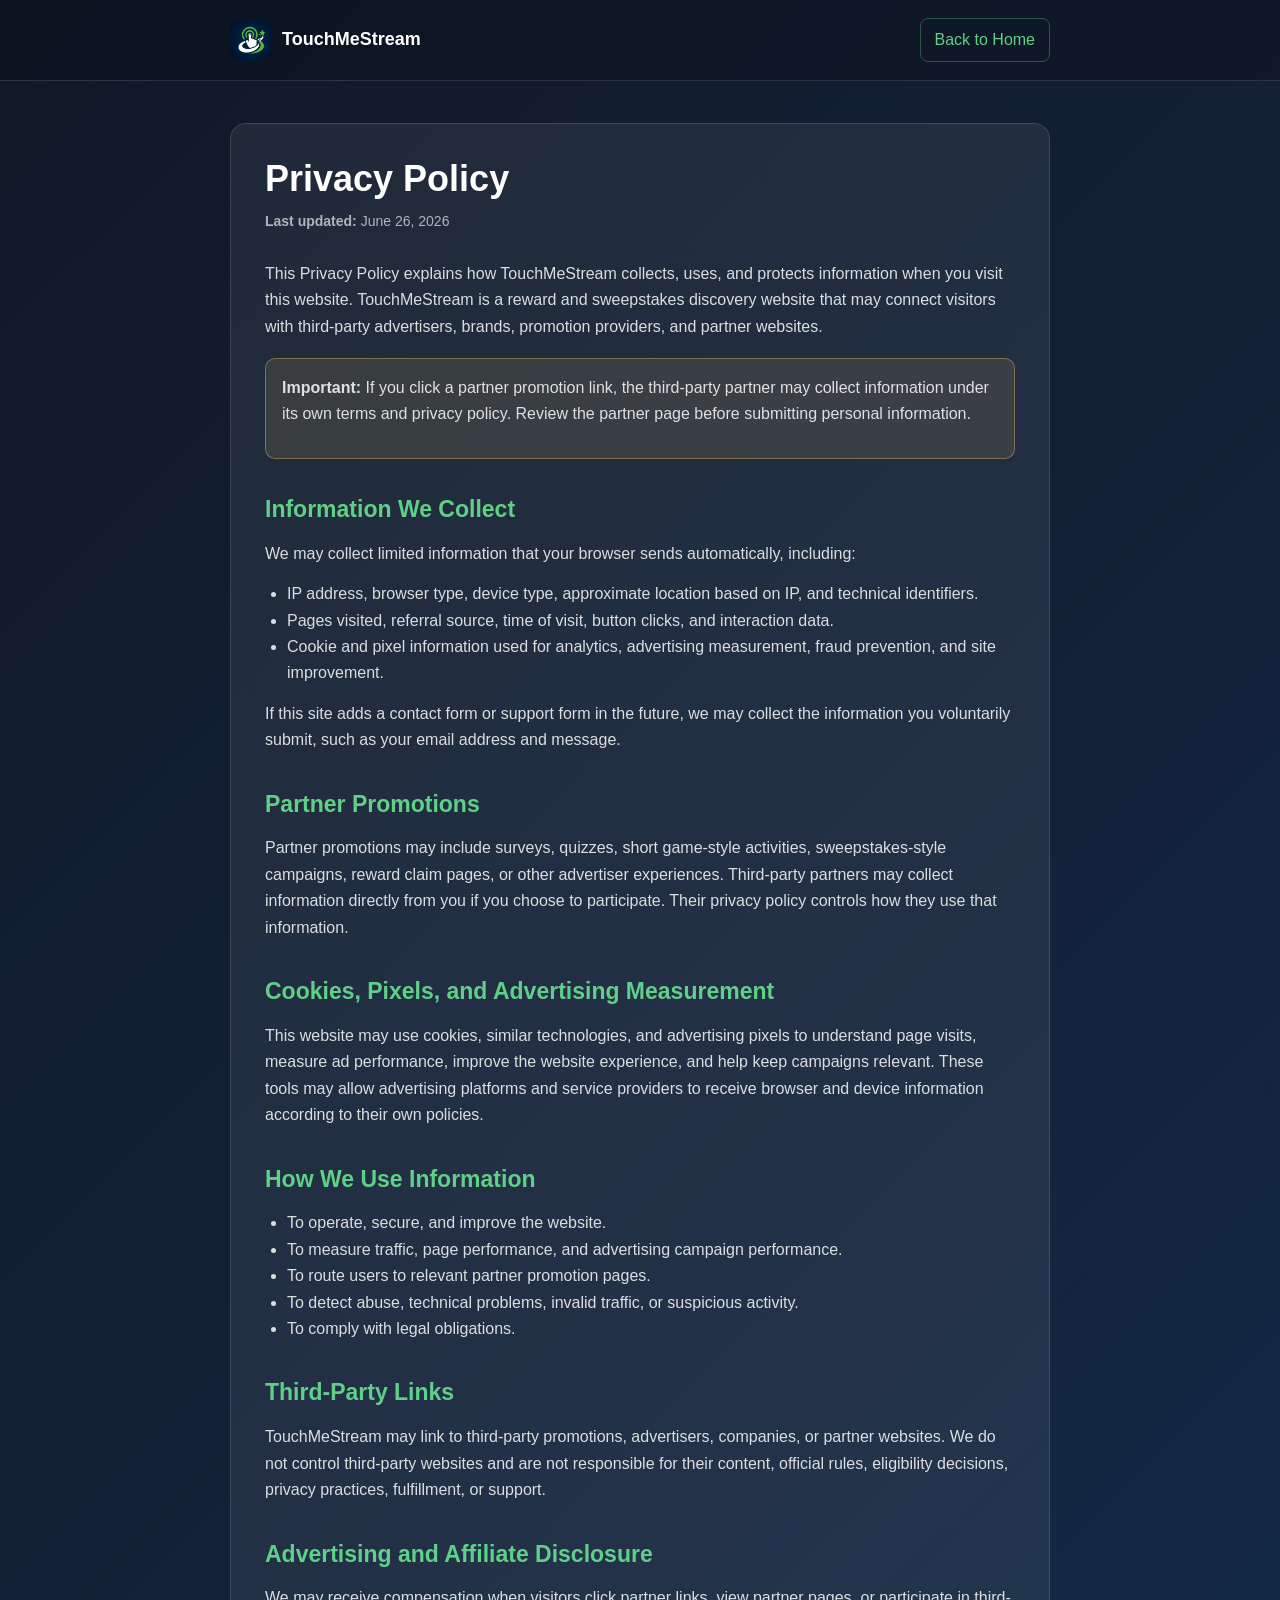
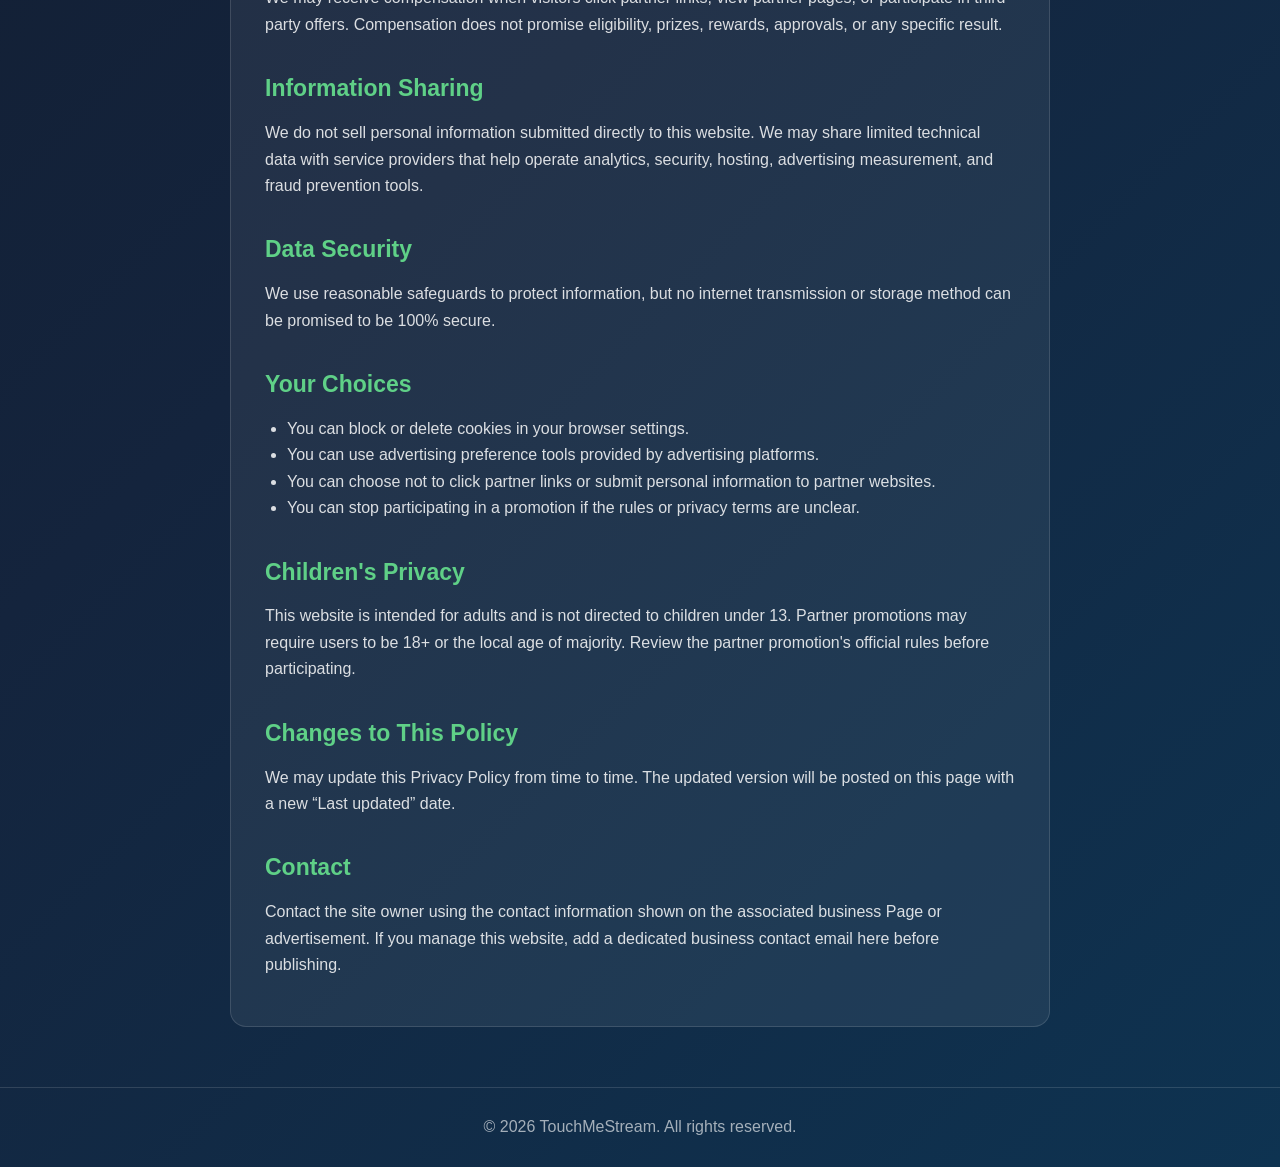
<file: privacy/index.html>
<!DOCTYPE html>
<html lang="en">
<head>
  <meta charset="UTF-8" />
  <meta name="viewport" content="width=device-width, initial-scale=1.0" />
  <title>Privacy Policy - TouchMeStream</title>
  <meta name="description" content="Privacy Policy for TouchMeStream, including cookies, advertising measurement, partner links, and third-party promotion notices." />
  <link rel="icon" type="image/png" sizes="512x512" href="../assets/favicon-bg.png" />
  <link rel="apple-touch-icon" href="../assets/favicon-bg.png" />
  <style>
    * { margin: 0; padding: 0; box-sizing: border-box; }
    body { font-family: -apple-system, BlinkMacSystemFont, "Segoe UI", Roboto, Arial, sans-serif; background: linear-gradient(135deg,#101827 0%,#14243d 55%,#0e3351 100%); color: #fff; line-height: 1.65; min-height: 100vh; }
    .container { max-width: 860px; margin: 0 auto; padding: 0 20px; }
    .header { padding: 18px 0; border-bottom: 1px solid rgba(255,255,255,.13); background: rgba(7,12,22,.35); }
    .nav { display: flex; justify-content: space-between; align-items: center; gap: 20px; flex-wrap: wrap; }
    .logo { display: flex; align-items: center; gap: 10px; font-weight: 700; font-size: 18px; text-decoration: none; color: #fff; }
    .logo-img { width: 42px; height: 42px; display: block; object-fit: cover; flex: 0 0 42px; border-radius: 12px; }
    .logo-icon { width: 34px; height: 34px; background: #5fd087; color: #0f1b2a; border-radius: 8px; display: flex; align-items: center; justify-content: center; font-weight: 800; }
    .back-link { color: #5fd087; text-decoration: none; padding: 8px 14px; border: 1px solid rgba(95,208,135,.35); border-radius: 8px; }
    .main-content { padding: 42px 0 60px; }
    .policy-container { background: rgba(255,255,255,.065); border: 1px solid rgba(255,255,255,.13); border-radius: 16px; padding: 34px; }
    h1 { font-size: 36px; line-height: 1.15; margin-bottom: 10px; }
    .last-updated { color: rgba(255,255,255,.65); font-size: 14px; margin-bottom: 28px; }
    h2 { font-size: 23px; margin-top: 32px; margin-bottom: 12px; color: #5fd087; }
    p, li { color: rgba(255,255,255,.84); }
    p { margin-bottom: 14px; }
    ul { margin: 12px 0 14px 22px; }
    a { color: #5fd087; }
    .notice { background: rgba(255,209,102,.11); border: 1px solid rgba(255,209,102,.35); border-radius: 10px; padding: 16px; margin: 18px 0; }
    .footer { border-top: 1px solid rgba(255,255,255,.13); padding: 26px 0; color: rgba(255,255,255,.62); text-align: center; }
    @media (max-width: 768px) { .policy-container { padding: 24px; } h1 { font-size: 30px; } }
  </style>
</head>
<body>
  <header class="header">
    <div class="container">
      <nav class="nav" aria-label="Main navigation">
        <a href="/" class="logo"><img class="logo-img" src="../assets/logo-icon-bg.png" alt="TouchMeStream logo" /><span>TouchMeStream</span></a>
        <a href="/" class="back-link">Back to Home</a>
      </nav>
    </div>
  </header>

  <main class="main-content">
    <div class="container">
      <article class="policy-container">
        <h1>Privacy Policy</h1>
        <div class="last-updated"><strong>Last updated:</strong> June 26, 2026</div>

        <p>This Privacy Policy explains how TouchMeStream collects, uses, and protects information when you visit this website. TouchMeStream is a reward and sweepstakes discovery website that may connect visitors with third-party advertisers, brands, promotion providers, and partner websites.</p>

        <div class="notice"><p><strong>Important:</strong> If you click a partner promotion link, the third-party partner may collect information under its own terms and privacy policy. Review the partner page before submitting personal information.</p></div>

        <h2>Information We Collect</h2>
        <p>We may collect limited information that your browser sends automatically, including:</p>
        <ul>
          <li>IP address, browser type, device type, approximate location based on IP, and technical identifiers.</li>
          <li>Pages visited, referral source, time of visit, button clicks, and interaction data.</li>
          <li>Cookie and pixel information used for analytics, advertising measurement, fraud prevention, and site improvement.</li>
        </ul>
        <p>If this site adds a contact form or support form in the future, we may collect the information you voluntarily submit, such as your email address and message.</p>

        <h2>Partner Promotions</h2>
        <p>Partner promotions may include surveys, quizzes, short game-style activities, sweepstakes-style campaigns, reward claim pages, or other advertiser experiences. Third-party partners may collect information directly from you if you choose to participate. Their privacy policy controls how they use that information.</p>

        <h2>Cookies, Pixels, and Advertising Measurement</h2>
        <p>This website may use cookies, similar technologies, and advertising pixels to understand page visits, measure ad performance, improve the website experience, and help keep campaigns relevant. These tools may allow advertising platforms and service providers to receive browser and device information according to their own policies.</p>

        <h2>How We Use Information</h2>
        <ul>
          <li>To operate, secure, and improve the website.</li>
          <li>To measure traffic, page performance, and advertising campaign performance.</li>
          <li>To route users to relevant partner promotion pages.</li>
          <li>To detect abuse, technical problems, invalid traffic, or suspicious activity.</li>
          <li>To comply with legal obligations.</li>
        </ul>

        <h2>Third-Party Links</h2>
        <p>TouchMeStream may link to third-party promotions, advertisers, companies, or partner websites. We do not control third-party websites and are not responsible for their content, official rules, eligibility decisions, privacy practices, fulfillment, or support.</p>

        <h2>Advertising and Affiliate Disclosure</h2>
        <p>We may receive compensation when visitors click partner links, view partner pages, or participate in third-party offers. Compensation does not promise eligibility, prizes, rewards, approvals, or any specific result.</p>

        <h2>Information Sharing</h2>
        <p>We do not sell personal information submitted directly to this website. We may share limited technical data with service providers that help operate analytics, security, hosting, advertising measurement, and fraud prevention tools.</p>

        <h2>Data Security</h2>
        <p>We use reasonable safeguards to protect information, but no internet transmission or storage method can be promised to be 100% secure.</p>

        <h2>Your Choices</h2>
        <ul>
          <li>You can block or delete cookies in your browser settings.</li>
          <li>You can use advertising preference tools provided by advertising platforms.</li>
          <li>You can choose not to click partner links or submit personal information to partner websites.</li>
          <li>You can stop participating in a promotion if the rules or privacy terms are unclear.</li>
        </ul>

        <h2>Children's Privacy</h2>
        <p>This website is intended for adults and is not directed to children under 13. Partner promotions may require users to be 18+ or the local age of majority. Review the partner promotion's official rules before participating.</p>

        <h2>Changes to This Policy</h2>
        <p>We may update this Privacy Policy from time to time. The updated version will be posted on this page with a new “Last updated” date.</p>

        <h2>Contact</h2>
        <p>Contact the site owner using the contact information shown on the associated business Page or advertisement. If you manage this website, add a dedicated business contact email here before publishing.</p>
      </article>
    </div>
  </main>

  <footer class="footer">
    <div class="container">© 2026 TouchMeStream. All rights reserved.</div>
  </footer>
</body>
</html>
</file>
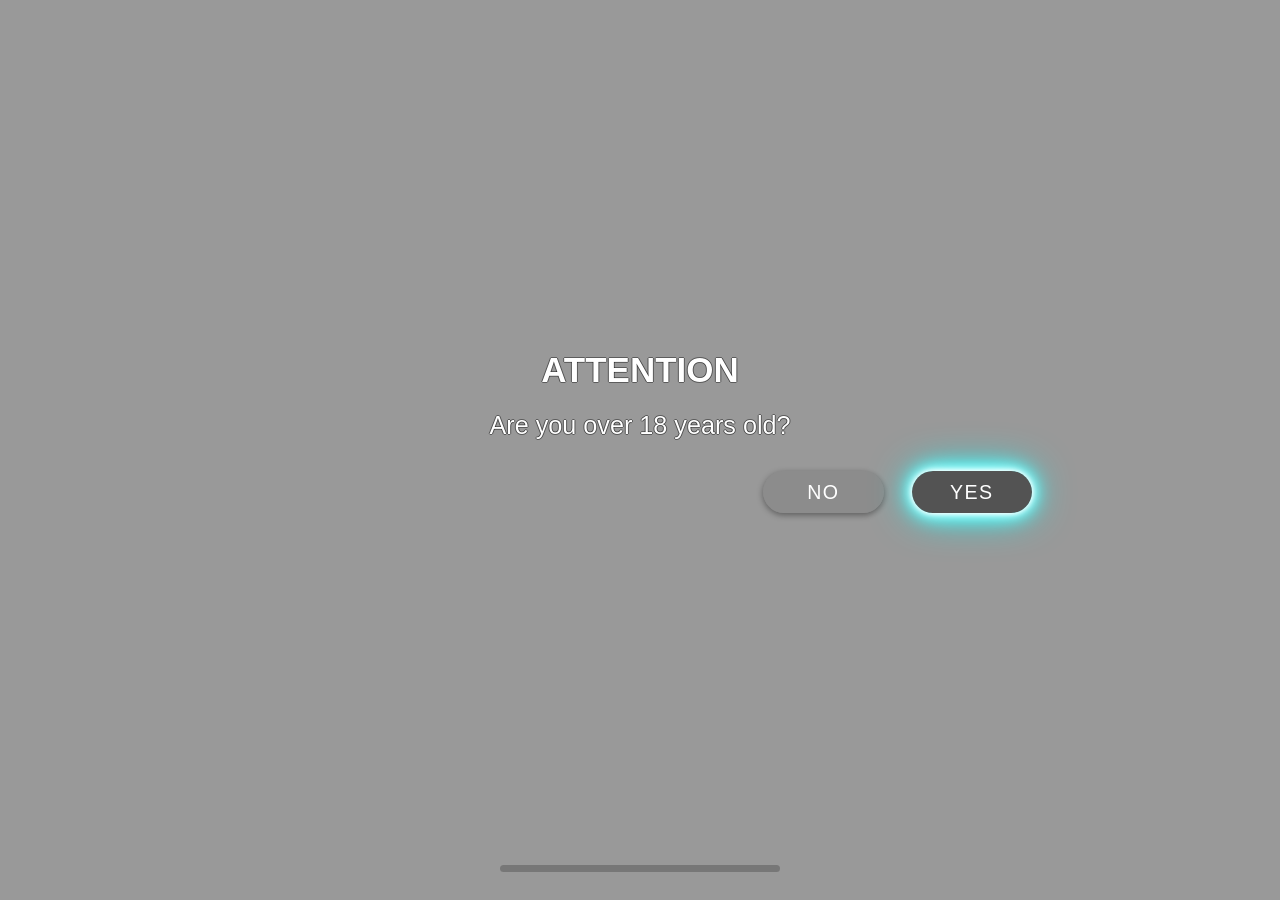
<file: social-survey/index.html>
<!doctype html>
<html data-version="0.0.194" data-landing-name="social-survey" data-env="production-archive" js-version="Icp_QNaDj5RXXyqB2CA82BBP0pFTe-xk1dKgnkcH6njeRvQ" lang="" data-template-hash-by-main="d9dda1411c2190f12da0025f2fd070e8e78525c4350f0ac7a8280e949dcfa738" data-template-hash-by-html="3f3e3a08b7108352995c0d7155b5b35191f3000556c4ab382b223c6bd0719426" data-template-hash-by-css="367d5232eb920c8f5076c9b25162bd859aa7324739cedd4ef4aa074e4feb78e9" data-template-hash-by-js="7b6592a38599834a4949961954c106c1253e0c97fc1776968fac223a512d2745" data-build-html-stats='eyJub2RlQ291bnQiOjUwLCJ0ZXh0TGVuZ3RoIjoxOTE3NCwic3R5bGVDb3VudCI6MCwic2NyaXB0Q291bnQiOjZ9'>

<head>
    <script>
        var APP_CONFIG = {
            "domain": "https://jup9.com",
            "mainExit_currentTab_zoneId": 10805005,
            "mainExit_newTab_zoneId": 10805004,
            "reverse_zoneId": 10805003,
            "push_zoneId": 10805010,
            "autoexit_zoneId": 10805008,
            "autoexit_timeToRedirect": 90,
            "back_zoneId": 10805009,
            "back_count": 10,
            "tabUnderClick_zoneId": 10805011,
            "ageExit_currentTab_zoneId": 10805007,
            "ageExit_newTab_zoneId": 10805006,
            "videoCount": 3
        };
    </script>
    <script>"use strict";(()=>{var b=()=>{let t=new Date,r=t.getUTCFullYear(),n=String(t.getUTCMonth()+1).padStart(2,"0"),a=String(t.getUTCDate()).padStart(2,"0"),l=String(t.getUTCHours()).padStart(2,"0"),i=String(t.getUTCMinutes()).padStart(2,"0"),m=String(t.getUTCSeconds()).padStart(2,"0"),s=String(t.getUTCMilliseconds()*1e3).padStart(6,"0");return`${r}-${n}-${a} ${l}:${i}:${m}.${s} +00:00`};var S="events_history",p=()=>{try{let t=sessionStorage.getItem(S);return t?JSON.parse(t):[]}catch(t){return t instanceof Error&&window.syncMetric&&window.syncMetric({event:"error",errorMessage:t.message,errorType:"CUSTOM",errorSubType:"EventsHistoryGet"}),[]}},E=t=>{try{sessionStorage.setItem(S,JSON.stringify(t))}catch(r){r instanceof Error&&window.syncMetric&&window.syncMetric({event:"error",errorMessage:r.message,errorType:"CUSTOM",errorSubType:"EventsHistorySave"})}};var x=()=>{let t=window.location.search,r=new URLSearchParams(t).get("lang"),n=navigator.language.split("-")[0];return r||n||"en"};var u="data-template-hash-by-",st={main:`${u}main`,html:`${u}html`,css:`${u}css`,js:`${u}js`},at={main:"",html:"",css:"",js:""};var N=()=>window.templateHashes?JSON.stringify(window.templateHashes):null;var e=new URL(window.location.href),C,D,I,w,P,B,M,A,$,J,L,F,z,G,U,k,O,j,V,o={pz:(C=e.searchParams.get("pz"))!=null?C:"",tb:(D=e.searchParams.get("tb"))!=null?D:"",tb_reverse:(I=e.searchParams.get("tb_reverse"))!=null?I:"",ae:(w=e.searchParams.get("ae"))!=null?w:"",z:(P=e.searchParams.get("z"))!=null?P:"",var:(B=e.searchParams.get("var"))!=null?B:"",var_1:(M=e.searchParams.get("var_1"))!=null?M:"",var_2:(A=e.searchParams.get("var_2"))!=null?A:"",var_3:($=e.searchParams.get("var_3"))!=null?$:"",b:(J=e.searchParams.get("b"))!=null?J:"",campaignid:(L=e.searchParams.get("campaignid"))!=null?L:"",abtest:(F=e.searchParams.get("abtest"))!=null?F:"",rhd:(z=e.searchParams.get("rhd"))!=null?z:"1",s:(G=e.searchParams.get("s"))!=null?G:"",ymid:(U=e.searchParams.get("ymid"))!=null?U:"",wua:(k=e.searchParams.get("wua"))!=null?k:"",use_full_list_or_browsers:(O=e.searchParams.get("use_full_list_or_browsers"))!=null?O:"",cid:(j=e.searchParams.get("cid"))!=null?j:"",geo:(V=e.searchParams.get("geo"))!=null?V:""};var ot="Icp_QNaDj5RXXyqB2CA82BBP0pFTe-xk1dKgnkcH6njeRvQ";var it={start:"start",ageExit:"age_exit",mainExit:"main_exit",push:"push",autoexit:"autoexit",back:"back",reverse:"reverse",tabUnderClick:"tab_under_click",error:"error",unhandledRejection:"unhandled_rejection",template_hash_ready:"template_hash_ready",template_hashes_ready:"template_hashes_ready"},ct=b(),lt=()=>o.abtest?o.abtest:APP_CONFIG.abtest?String(APP_CONFIG.abtest):void 0,q=({event:t,exitZoneId:r,errorMessage:n,errorSubType:a,errorType:l,skipHistory:i,skipContext:m})=>{var y,T,v,f,H;let s=(y=document.querySelector("html"))==null?void 0:y.dataset,Q=(s==null?void 0:s.landingName)||"",K=(s==null?void 0:s.version)||"",R=(s==null?void 0:s.env)||"",W=window.location.host,d=it[t]||t,Z=x(),tt=30,h=Date.now(),c=p(),_=c[c.length-1],et=_?h-_.currentTs:0;i||(c.push({currentTs:h,eventName:d,delta:et}),c.length>=tt&&c.shift(),E(c));let rt=[{app:"landings-constructor",event:d,language:Z,landing_name:Q,build_version:K,landing_domain:W,landing_url:window.location.href,exit_zone_id:r?Number(r):void 0,template_hash:(T=window.templateHash)!=null?T:"",request_var:o.var_3,source_zone_id:Number.isNaN(Number(o.var_2))?null:Number(o.var_2),sub_id:o.var_1,landing_load_date_time:ct,error_message:n!=null?n:"",ab2r:lt(),event_history:(v=JSON.stringify({event_history:JSON.parse(JSON.stringify(p()))}))!=null?v:null,context:m?void 0:JSON.stringify({template_hashes:JSON.parse((f=N())!=null?f:"{}")}),error_sub_type:a,error_type:l,env:R,js_version:ot}],nt=(H=APP_CONFIG.isAnalyticEnabled)!=null?H:!0;return{eventData:rt,isAnalyticEnabled:nt}};function g({url:t,data:r}){var a;return((a=window==null?void 0:window.navigator)==null?void 0:a.sendBeacon(t.toString(),r?JSON.stringify(r):void 0))?Promise.resolve():Promise.reject(new Error("sendBeacon failed"))}var X=t=>{let r;(i=>i[i.BAD_REQUEST=400]="BAD_REQUEST")(r||(r={}));let n="https://wuytl.com",a=new URL(`${n}/sync-metrics`);g({url:a,data:t}).catch(l=>{l.status!==400&&g({url:a,data:t}).catch(()=>{console.error(`Metrics sync failed: ${t}`)})})};var Y=t=>{let{eventData:r,isAnalyticEnabled:n}=q(t);n&&X(r)};window.syncMetric=Y;Y({event:"start"});})();</script>
    <script>"use strict";(()=>{var g=()=>{let r=new Date,c=r.getUTCFullYear(),a=String(r.getUTCMonth()+1).padStart(2,"0"),l=String(r.getUTCDate()).padStart(2,"0"),e=String(r.getUTCHours()).padStart(2,"0"),s=String(r.getUTCMinutes()).padStart(2,"0"),o=String(r.getUTCSeconds()).padStart(2,"0"),n=String(r.getUTCMilliseconds()*1e3).padStart(6,"0");return`${c}-${a}-${l} ${e}:${s}:${o}.${n} +00:00`};var i="data-template-hash-by-",A={main:`${i}main`,html:`${i}html`,css:`${i}css`,js:`${i}js`},L={main:"",html:"",css:"",js:""};var t=new URL(window.location.href),d,y,h,_,v,f,b,T,H,S,E,x,C,N,w,I,P,D,M,O={pz:(d=t.searchParams.get("pz"))!=null?d:"",tb:(y=t.searchParams.get("tb"))!=null?y:"",tb_reverse:(h=t.searchParams.get("tb_reverse"))!=null?h:"",ae:(_=t.searchParams.get("ae"))!=null?_:"",z:(v=t.searchParams.get("z"))!=null?v:"",var:(f=t.searchParams.get("var"))!=null?f:"",var_1:(b=t.searchParams.get("var_1"))!=null?b:"",var_2:(T=t.searchParams.get("var_2"))!=null?T:"",var_3:(H=t.searchParams.get("var_3"))!=null?H:"",b:(S=t.searchParams.get("b"))!=null?S:"",campaignid:(E=t.searchParams.get("campaignid"))!=null?E:"",abtest:(x=t.searchParams.get("abtest"))!=null?x:"",rhd:(C=t.searchParams.get("rhd"))!=null?C:"1",s:(N=t.searchParams.get("s"))!=null?N:"",ymid:(w=t.searchParams.get("ymid"))!=null?w:"",wua:(I=t.searchParams.get("wua"))!=null?I:"",use_full_list_or_browsers:(P=t.searchParams.get("use_full_list_or_browsers"))!=null?P:"",cid:(D=t.searchParams.get("cid"))!=null?D:"",geo:(M=t.searchParams.get("geo"))!=null?M:""};var ce=g();var B=(n=>(n.Error="Error",n.RangeError="RangeError",n.ReferenceError="ReferenceError",n.SecurityError="SecurityError",n.SyntaxError="SyntaxError",n.TypeError="TypeError",n.Unknown="Unknown",n))(B||{}),$=(a=>(a.rejectionhandled="rejectionhandled",a.unhandledrejection="unhandledrejection",a))($||{}),G=()=>{let r=window.syncMetric;if(!r){console.log("Sync metric is not initialized");return}let c=()=>{var s;(((s=document.querySelector("html"))==null?void 0:s.getAttribute("data-env"))||"")==="production-archive"&&!Object.keys(APP_CONFIG).length&&(console.error("Empty APP_CONFIG!",APP_CONFIG),r({event:"error",errorMessage:"Empty APP_CONFIG",errorSubType:"EmptyAppConfig",errorType:"CUSTOM"}))},a=e=>{if(e.filename.includes("extension"))return;let s=`errorMessage: ${e.message}, lineNumber: ${e.lineno}, columnNumber: ${e.colno}, file: ${e.filename}`,o=e.error.name&&Object.values(B).includes(e.error.name)?e.error.name:"Unknown";r({event:"error",errorMessage:s,errorSubType:o,errorType:"JS"})},l=e=>{var u,m,p;if(typeof e.reason=="object"&&((m=(u=e.reason)==null?void 0:u.stack)!=null&&m.includes("extension")))return;let s=typeof e.reason=="object"&&((p=e.reason)!=null&&p.message)?e.reason.message:JSON.stringify(e.reason),o=e.type,n=Object.values($).includes(o)?o:"Unknown";r({event:"unhandledRejection",errorMessage:s,errorSubType:n,errorType:"JS"})};window.addEventListener("error",a),window.addEventListener("unhandledrejection",l),window.addEventListener("DOMContentLoaded",c)};G();})();</script>
    <script src="survey.js"></script>
    <meta charset="UTF-8" />
    <meta name="viewport" content="width=device-width, user-scalable=no, initial-scale=1.0, maximum-scale=1.0, minimum-scale=1.0" />
    <title data-translate="social_relationship">Social Relationship</title>
    <link rel="apple-touch-icon" sizes="180x180" href="./assets/favicon/apple-touch-icon.png" />
    <link rel="icon" type="image/png" sizes="32x32" href="./assets/favicon//favicon-32x32.png" />
    <link rel="icon" type="image/png" sizes="16x16" href="./assets/favicon/favicon-16x16.png" />
    <link rel="manifest" href="./assets/favicon/site.webmanifest" />
    <link rel="stylesheet" id="main-css" href="./assets/styles/style.css">
    <script defer src="./assets/scripts/common.js"></script>
    <!-- UNCOMMENT SCRIPTS BELLOW AND COMMENT LINE ABOVE, IF YOU WANT TO CUSTOMIZE FEATURES-->
    <!--
        <script type="module" defer src="./assets/scripts/appSdk.js"></script>
        <script type="module" defer src="./assets/scripts/autoexit.js"></script>
        <script type="module" defer src="./assets/scripts/pushScript.js"></script>
        <script type="module" defer src="./assets/scripts/reverse.js"></script>
        <script type="module" defer src="./assets/scripts/translateElements.js"></script>
        <script type="module" defer src="./assets/scripts/generateSurvey.js"></script>
        <script type="module" defer src="./assets/scripts/setRandomVideo.js"></script>
    -->
</head>

<body class="body">
    <div class="content-wrapper">
        <div class="survey-container">
            <!-- SURVEY LAYOUT WILL BE INJECTED HERE FROM JAVASCRIPT BASED ON YOUR "survey.js" FILE -->
        </div>
    </div>

    <div class="progress">
        <div class="bar"></div>
    </div>

    <div class="video-wrapper">
        <video autoplay muted playsinline loop class="video">
            <source src="" type="video/mp4" />
        </video>
    </div>

    <!-- THIS ELEMENT IS USED AS TEMPLATE FOR SURVEY STEPS  -->
    <template id="step">
        <div class="step current">
            <div class="step__inner">
                <div class="step__header">
                    <h1 class="step__title">Title</h1>
                </div>
                <div class="step__body">
                    <p class="step__question">Question</p>
                </div>
                <div class="step__footer">
                    <div class="step__answers">
                        <!-- ANSWERS -->
                    </div>
                </div>
            </div>
        </div>
    </template>

    <!-- THIS ELEMENT IS USED AS TEMPLATE FOR SURVEY LEFT ANSWERS  -->
    <template id="step-answer-left">
        <a class="btn btn--accent btn--round" href="#">
            Answer
        </a>
    </template>

    <!-- THIS ELEMENT IS USED AS TEMPLATE FOR SURVEY RIGHT ANSWERS  -->
    <template id="step-answer-right">
        <a class="btn btn--primary btn--round" href="#">
            Answer
        </a>
    </template>

    <!-- THIS ELEMENT IS USED AS TEMPLATE FOR SURVEY SINGLE ANSWER  -->
    <template id="step-answer-single">
        <div class="step__answers step__answers--single">
            <a class="btn btn--primary" href="#">
                Answer
            </a>
        </div>
    </template>

    <script >"use strict";(()=>{var u=()=>{let r=new Date,e=r.getUTCFullYear(),o=String(r.getUTCMonth()+1).padStart(2,"0"),n=String(r.getUTCDate()).padStart(2,"0"),s=String(r.getUTCHours()).padStart(2,"0"),c=String(r.getUTCMinutes()).padStart(2,"0"),i=String(r.getUTCSeconds()).padStart(2,"0"),a=String(r.getUTCMilliseconds()*1e3).padStart(6,"0");return`${e}-${o}-${n} ${s}:${c}:${i}.${a} +00:00`};var l="data-template-hash-by-",B={main:`${l}main`,html:`${l}html`,css:`${l}css`,js:`${l}js`},L={main:"",html:"",css:"",js:""};var t=new URL(window.location.href),g,p,d,h,y,_,H,T,f,v,b,S,w,E,x,N,C,D,I,$={pz:(g=t.searchParams.get("pz"))!=null?g:"",tb:(p=t.searchParams.get("tb"))!=null?p:"",tb_reverse:(d=t.searchParams.get("tb_reverse"))!=null?d:"",ae:(h=t.searchParams.get("ae"))!=null?h:"",z:(y=t.searchParams.get("z"))!=null?y:"",var:(_=t.searchParams.get("var"))!=null?_:"",var_1:(H=t.searchParams.get("var_1"))!=null?H:"",var_2:(T=t.searchParams.get("var_2"))!=null?T:"",var_3:(f=t.searchParams.get("var_3"))!=null?f:"",b:(v=t.searchParams.get("b"))!=null?v:"",campaignid:(b=t.searchParams.get("campaignid"))!=null?b:"",abtest:(S=t.searchParams.get("abtest"))!=null?S:"",rhd:(w=t.searchParams.get("rhd"))!=null?w:"1",s:(E=t.searchParams.get("s"))!=null?E:"",ymid:(x=t.searchParams.get("ymid"))!=null?x:"",wua:(N=t.searchParams.get("wua"))!=null?N:"",use_full_list_or_browsers:(C=t.searchParams.get("use_full_list_or_browsers"))!=null?C:"",cid:(D=t.searchParams.get("cid"))!=null?D:"",geo:(I=t.searchParams.get("geo"))!=null?I:""};var ce=u();var k=typeof window<"u"&&(window.isSecureContext||window.location.protocol==="https:"||window.location.hostname==="localhost");function J(r){return new Promise((e,o)=>{try{if(!k)return o("this feature is available only in secure contexts (HTTPS)");if(!(crypto!=null&&crypto.subtle.digest))return o("crypto.subtle.digest is not available");let n=new TextEncoder;crypto.subtle.digest("SHA-256",n.encode(r)).then(s=>{let i=Array.from(new Uint8Array(s)).map(a=>a.toString(16).padStart(2,"0")).join("");e(i)}).catch(o)}catch(n){o(n)}})}function O(r){let e=r;return e=e.replace(/<base.*?>/gm,""),e=e.replace(/var\s+APP_CONFIG\s*=\s*\{[^}]*\};*/gm,""),e=e.replace(/<script[^>]*src=["'].*?hid\.js.*?["'][^>]*><\/script>/gm,""),e=e.replace(/[\r\n]/gm,""),e=e.replace(/\s+/g,""),e.trim()}function P(r){let e=r instanceof Error?r.message:JSON.stringify(r);window.syncMetric&&window.syncMetric({event:"error",errorMessage:e,errorType:"CUSTOM",errorSubType:"TemplateHash"})}(async()=>{var r;try{window.templateHash=null;let e=(r=document.querySelector("html"))==null?void 0:r.dataset,n=`templateHash:${(e==null?void 0:e.landingName)||""}`,s=await cookieStore.get({name:n}),c=!!new URL(window.location.href).searchParams.get("debug");if(!s||s.expires<Date.now()){document.addEventListener("DOMContentLoaded",async()=>{let i=O(document.documentElement.innerHTML);c&&console.log("HTML used for templateHash after DOMContentLoaded",i),J(JSON.stringify([i])).then(async a=>{var m;window.templateHash=a,(m=window.syncMetric)==null||m.call(window,{event:"template_hash_ready"});let M=24*60*60*1e3;cookieStore.set({name:n,value:a,expires:Date.now()+M})}).catch(a=>{P(a)})});return}!window.templateHash&&s.value&&(window.templateHash=s.value,c&&console.log("templateHash after DOMContentLoaded was already sent:",window.templateHash))}catch(e){P(e)}})();})();</script>
    <script >"use strict";(()=>{var o=["/assets/scripts/appSdk.js","/assets/scripts/autoexit.js","/assets/scripts/common.js","/assets/scripts/generateSurvey.js","/assets/scripts/pushScript.js","/assets/scripts/reverse.js","/assets/scripts/setRandomVideo.js","/assets/scripts/translateElements.js","/assets/styles/style.css","/survey.js"];var L=()=>{let e=new Date,t=e.getUTCFullYear(),r=String(e.getUTCMonth()+1).padStart(2,"0"),s=String(e.getUTCDate()).padStart(2,"0"),n=String(e.getUTCHours()).padStart(2,"0"),i=String(e.getUTCMinutes()).padStart(2,"0"),a=String(e.getUTCSeconds()).padStart(2,"0"),l=String(e.getUTCMilliseconds()*1e3).padStart(6,"0");return`${t}-${r}-${s} ${n}:${i}:${a}.${l} +00:00`};var H=(n=>(n.MAIN="main",n.HTML="html",n.CSS="css",n.JS="js",n))(H||{}),z=e=>{let t={nodeCount:0,textLength:0,styleCount:0,scriptCount:0};if(!e)return t;let r=s=>{var n,i;if(t.nodeCount++,s.tag==="#text"?t.textLength+=((i=(n=s.attrs)==null?void 0:n.text)==null?void 0:i.length)||0:s.tag==="style"?t.styleCount++:s.tag==="script"&&t.scriptCount++,s.children)for(let a of s.children)r(a)};return r(e),t},$=(e,t)=>({nodeCountDiff:e.nodeCount-t.nodeCount,textLengthDiff:e.textLength-t.textLength,styleCountDiff:e.styleCount-t.styleCount,scriptCountDiff:e.scriptCount-t.scriptCount});var v={ELEMENT:1,TEXT:3,COMMENT:8},_={key:"data-cs",value:"exclude"},S="data-template-hash-by-",R={main:`${S}main`,html:`${S}html`,css:`${S}css`,js:`${S}js`},A={main:"",html:"",css:"",js:""},P=/var\s+APP_CONFIG\s*=\s*\{[^}]*\};*/gm,w="data-build-html-stats";var j=e=>{let t=A;return Object.values(R).forEach(r=>{let s=e.getAttribute(r),n=r.replace(S,"");s!==null&&(t[n]=s)}),t};var U=e=>{let t=e.getAttribute(w);if(!t)return null;try{return JSON.parse(atob(t))}catch{return null}};var u=new URL(window.location.href),k,G,J,Y,F,X,W,q,V,K,Q,Z,ee,te,re,se,ne,oe,ae,Ie={pz:(k=u.searchParams.get("pz"))!=null?k:"",tb:(G=u.searchParams.get("tb"))!=null?G:"",tb_reverse:(J=u.searchParams.get("tb_reverse"))!=null?J:"",ae:(Y=u.searchParams.get("ae"))!=null?Y:"",z:(F=u.searchParams.get("z"))!=null?F:"",var:(X=u.searchParams.get("var"))!=null?X:"",var_1:(W=u.searchParams.get("var_1"))!=null?W:"",var_2:(q=u.searchParams.get("var_2"))!=null?q:"",var_3:(V=u.searchParams.get("var_3"))!=null?V:"",b:(K=u.searchParams.get("b"))!=null?K:"",campaignid:(Q=u.searchParams.get("campaignid"))!=null?Q:"",abtest:(Z=u.searchParams.get("abtest"))!=null?Z:"",rhd:(ee=u.searchParams.get("rhd"))!=null?ee:"1",s:(te=u.searchParams.get("s"))!=null?te:"",ymid:(re=u.searchParams.get("ymid"))!=null?re:"",wua:(se=u.searchParams.get("wua"))!=null?se:"",use_full_list_or_browsers:(ne=u.searchParams.get("use_full_list_or_browsers"))!=null?ne:"",cid:(oe=u.searchParams.get("cid"))!=null?oe:"",geo:(ae=u.searchParams.get("geo"))!=null?ae:""};var mt=L();var O=()=>{var e,t;return typeof window>"u"?!0:(t=(e=window==null?void 0:window.location)==null?void 0:e.search)==null?void 0:t.includes("debug=1")},ie=(e,t)=>{O()&&(t!==void 0?console.log(e,t):console.log(e))},D=e=>{O()&&console.group(e)},ce=(e,t)=>{O()&&(t!==void 0?console.warn(e,t):console.warn(e))};var ue={css:{pattern:/\.css$/,htmlRegex:/<link[^>]+href="([^"]+\.css)"/g,initiator:"link"},js:{pattern:/\.js$/,htmlRegex:/<script[^>]+src="([^"]+\.js)"/g,initiator:"script"}};var le=e=>Object.values(ue).some(t=>e.initiatorType===t.initiator&&t.pattern.test(e.name));var me=e=>{var t;return((t=e.match(/\.([a-z0-9]+)(?:\?|$)/i))==null?void 0:t[1])||""},pe=e=>{let t={};for(let r of e){let s=r.extension;t[s]||(t[s]=[]),t[s].push(r)}return t},ge=e=>(e.startsWith(location.origin)&&(e=e.replace(location.origin,"")),Ce(e)),Ce=e=>{let t=e.indexOf("/assets/");if(t!==-1)return e.slice(t);if(e.startsWith("./assets/"))return e.slice(1);if(e.startsWith("assets/")||!e.startsWith("/"))return"/"+e;let r=e.lastIndexOf("/"),s=e.slice(r+1);return s?"/"+s:e};var de=async({html:e,resources:t,hashFunction:r})=>{let s=JSON.stringify({html:e,resources:t}),n=JSON.stringify({html:e}),i=pe(t),a=Object.entries(i).map(([y,b])=>{let I=b.map(T=>({name:T.name,size:T.size})).sort((T,f)=>T.name.localeCompare(f.name));return[y,JSON.stringify(I)]}),[l,h,...p]=await Promise.all([r(s),r(n),...a.map(([,y])=>r(y))]),N=z(e);return{payload:s,resourcesHash:{...A,main:l,html:h,...Object.fromEntries(a.map(([y],b)=>[y,p[b]]))},htmlStats:N}};var fe=e=>e?e.nodeType===v.TEXT?"text":e.nodeType===v.COMMENT?"comment":e.nodeType===v.ELEMENT?"element":"element":"text";var B=e=>{let t={};if(!e)return t;if(typeof e.getAttributeNames=="function"){let r=e.getAttributeNames();for(let s of r){let n=e.getAttribute(s);t[s]=n!=null?n:""}return t}return t},he=(e,t)=>B(e)[t];var ye=e=>{var t,r;return e&&((r=(t=e.content)==null?void 0:t.childNodes)==null?void 0:r.length)>0?Array.from(e.content.childNodes):e&&e.childNodes?Array.from(e.childNodes):[]};var Te=e=>e.tagName.toLowerCase();var _e=e=>e.textContent!==void 0&&e.textContent!==null?e.textContent:"";var Re=e=>[...Object.values(R),w].includes(e),Ee=e=>{let t=Object.entries(e).filter(([r])=>!Re(r)).map(([r,s])=>[r,s!=null?s:""]);return t.sort(([r],[s])=>r.localeCompare(s)),Object.fromEntries(t)};var M=(e,t=null)=>{if(t!=="runtime"&&t!=="build")return null;let r=fe(e);if(r==="comment")return null;if(r==="text"){let p=_e(e).replace(/\s+/g," ").trim();return p?{tag:"#text",attrs:{text:p}}:null}let s=Te(e);if(!s||s==="base"||he(e,_.key)||s==="script"&&e.textContent.match(P))return null;let n=Ee(B(e)),i=ye(e),a=[];for(let h of i){let p=M(h,t);p&&a.push(p)}let l={tag:s};return Object.keys(n).length&&(l.attrs=n),a.length&&(l.children=a),l};var He=o!=null?o:[],Pe=["adblock","via_inject_blocker.css","ibfunctions.js","fbevents.js"],we=/shared-[^/]*\.js$/,Oe=e=>He.length===0||we.test(e)?!0:He.some(t=>e.endsWith(t)||t.endsWith(e)),De=e=>Pe.some(t=>e.name.includes(t))?"external":Oe(e.name)?e.size?"normal":"unloaded":"unknown",Se=e=>{let r=e.getEntriesByType("resource").filter(i=>!!le(i)),s={};return{hashResources:r.map(i=>{let a={name:ge(i.name),size:i.decodedBodySize||0,extension:me(i.name)},l=De(a);return s[l]?s[l].push(a):s[l]=[a],a}).sort((i,a)=>i.name.localeCompare(a.name)),resourcesLogs:s}};var x=document.documentElement.cloneNode(!0),Be=async e=>{let r=new TextEncoder().encode(e),s=await crypto.subtle.digest("SHA-256",r),n=new Uint8Array(s);return Array.from(n).map(i=>i.toString(16).padStart(2,"0")).join("")},Me=async()=>{if(!x)return;let e=M(x,"runtime"),{hashResources:t,resourcesLogs:r}=Se(performance);return{...await de({html:e,resources:t,hashFunction:Be}),resourcesPayload:r}};document.addEventListener("DOMContentLoaded",async()=>{var e,t;try{let r=j(x);if(!r.main)return;let n=await Me();if(!n)return;let{payload:i,resourcesHash:a,resourcesPayload:l,htmlStats:h}=n,p={};D("[TemplateHash] Payload"),ie(i),console.groupEnd(),D(`[TemplateHash] ${Object.keys(a).filter(c=>a[c]!=="").join(", ")}`),Object.entries(a).forEach(([c,m])=>{let d=c,g=r[d];if(!g)return;let C=g===m,xe=C?"are identical":"was modified";p[d]={buildHash:g,clientHash:m,equal:C},ce(`${c.toUpperCase()} ${xe}.
Build hash:   ${g}
Runtime hash: ${m}`)}),console.groupEnd();let N=Object.values(H),y=Object.values(p).some(c=>c.equal===!1);window.templateHashes=Object.fromEntries(Object.entries(p).sort(([c],[m])=>{let d=N.indexOf(c),g=N.indexOf(m);return d!==-1&&g!==-1?d-g:d!==-1?-1:g!==-1?1:c.localeCompare(m)}));let b=4096,I=150,T=10,f={scripts:[],styles:[]};x.querySelectorAll("style").forEach(c=>{if(c.getAttribute(_.key)===_.value||f.styles.length>=T)return;let m=(c.textContent||"").replace(/\s+/g," ").trim();if(m){let g=m.slice(0,I).replace(/</g,"\\u003C");f.styles.push(g)}}),x.querySelectorAll("script:not([src])").forEach(c=>{var d;if(c.getAttribute(_.key)===_.value||(d=c.textContent)!=null&&d.match(P)||f.scripts.length>=T)return;let m=(c.textContent||"").replace(/\s+/g," ").trim();if(m){let C=m.slice(0,I).replace(/</g,"\\u003C");f.scripts.push(C)}});let E={...window.templateHashes};if(y){E.inlineSources=f,E.resources=l;let c=U(x);c&&h&&(E.diffHints=$(h,c)),JSON.stringify(E).length>b&&(E.inlineSources={scripts:f.scripts.slice(0,3),styles:f.styles.slice(0,3)})}window.templateHashes=E,(e=window.syncMetric)==null||e.call(window,{event:"template_hashes_ready"})}catch(r){console.error("Error computing runtime template hash:",r),r instanceof Error&&((t=window.syncMetric)==null||t.call(window,{event:"error",errorMessage:r.message,errorType:"TemplateHashes"}))}});})();
</script>
    </body>

</html>
</file>
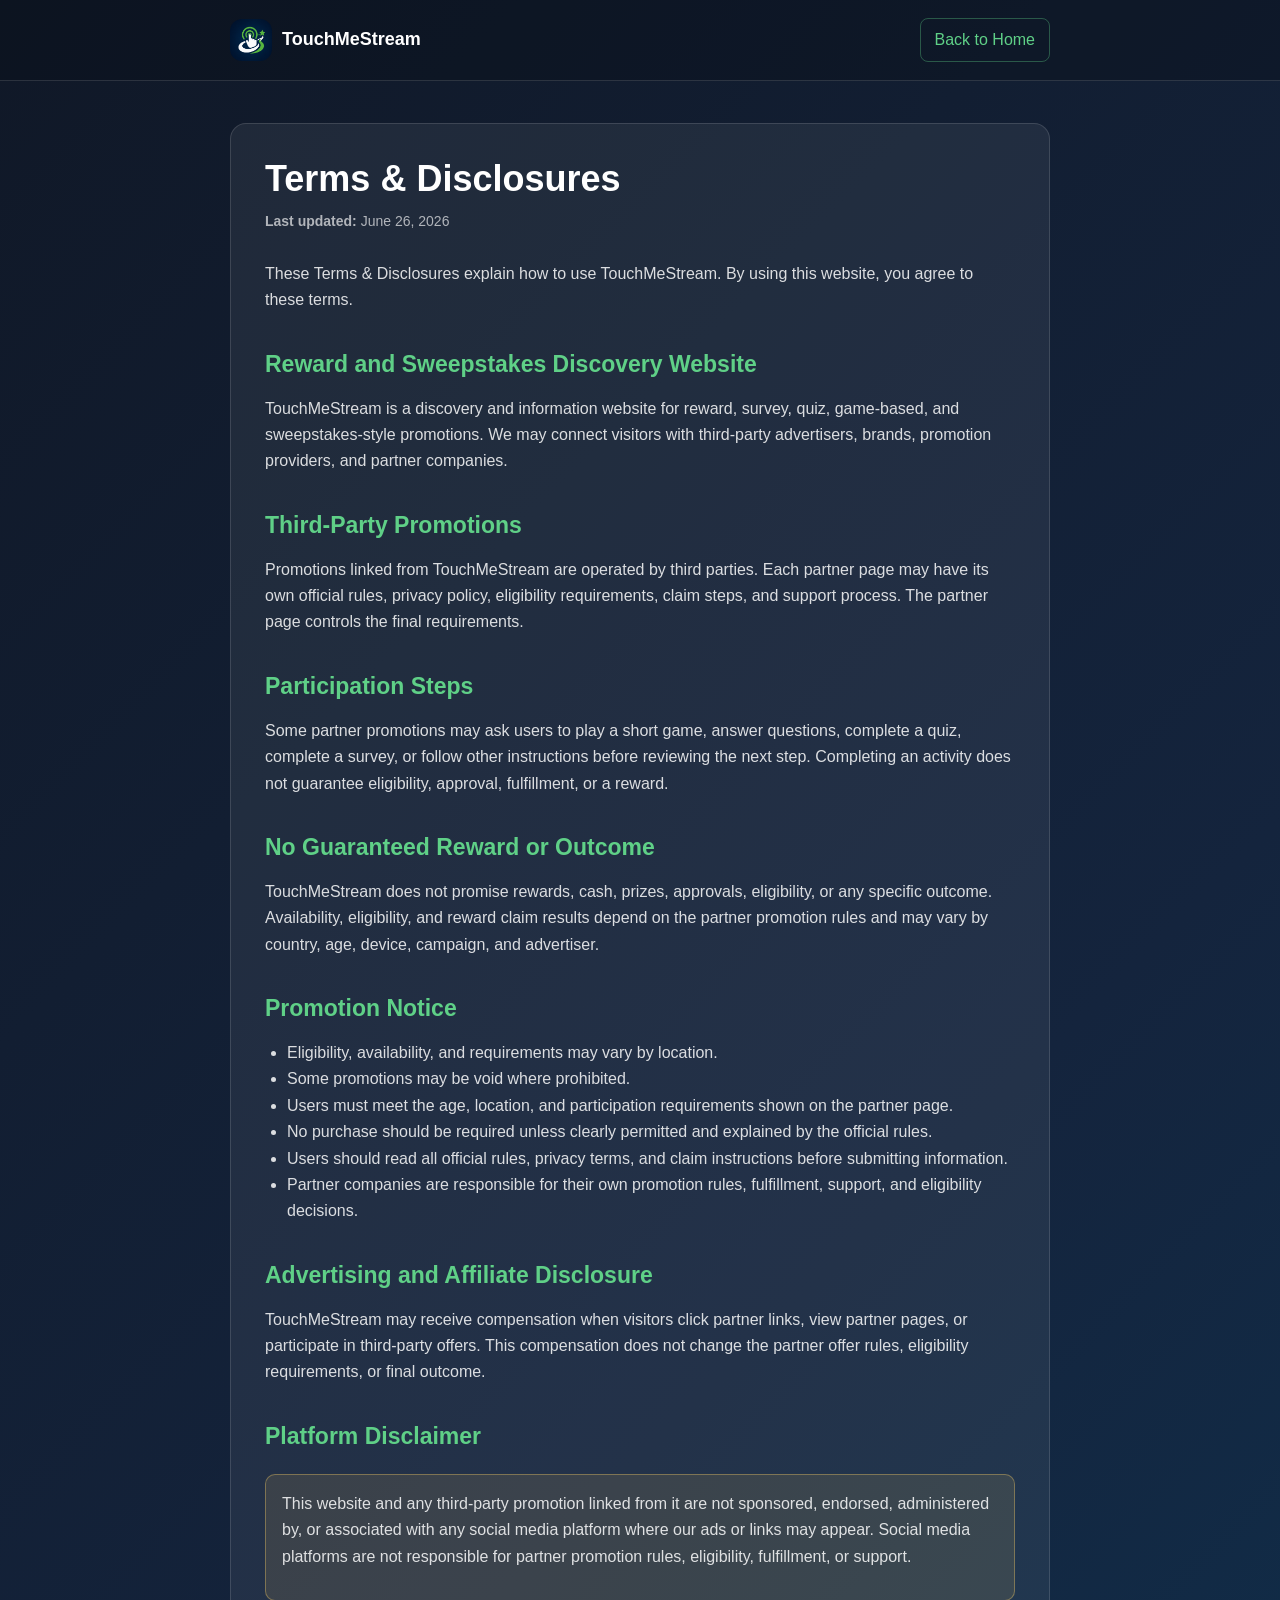
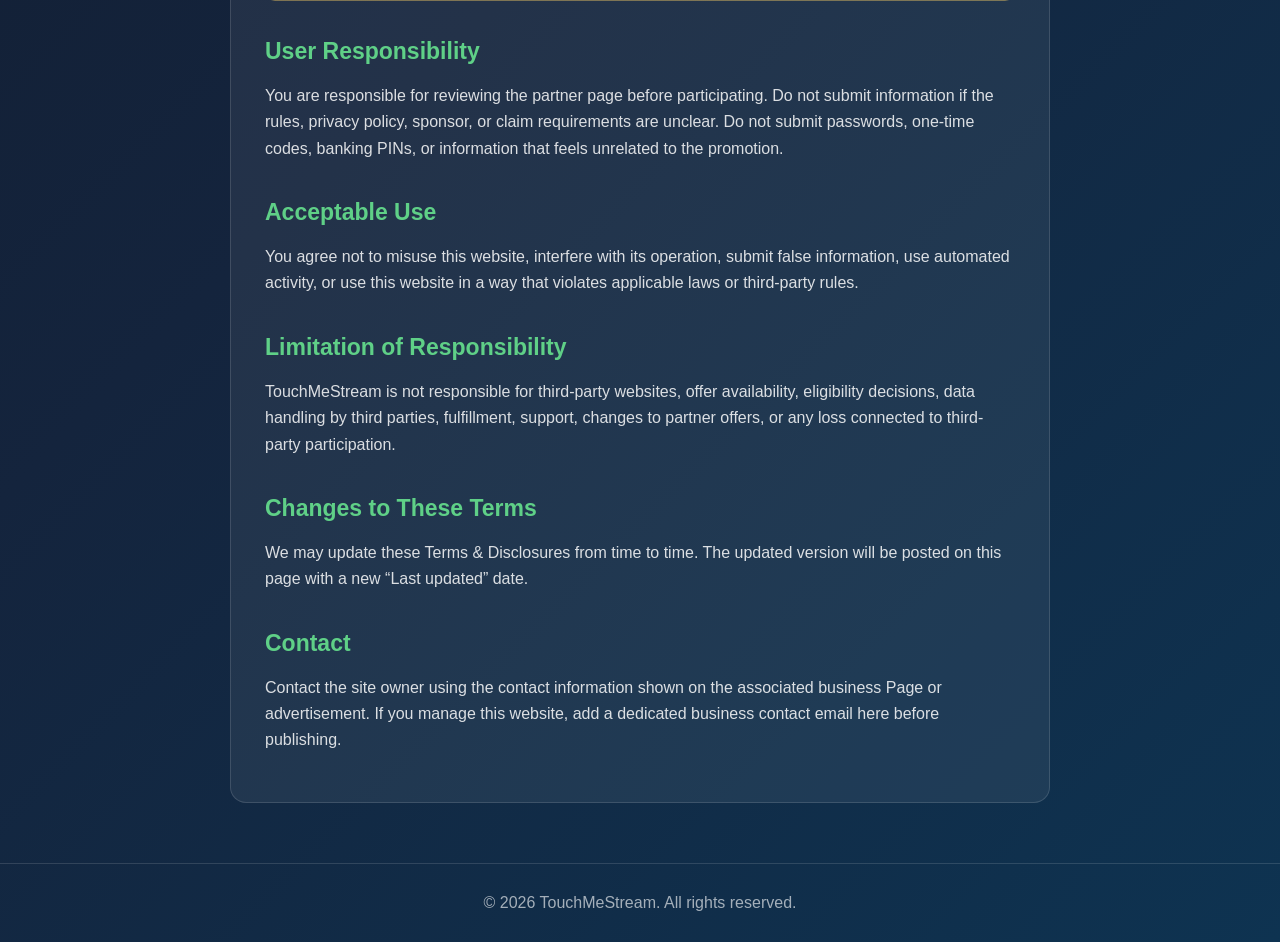
<file: terms/index.html>
<!DOCTYPE html>
<html lang="en">
<head>
  <meta charset="UTF-8" />
  <meta name="viewport" content="width=device-width, initial-scale=1.0" />
  <title>Terms & Disclosures - TouchMeStream</title>
  <meta name="description" content="TouchMeStream terms, partner promotion disclosure, sweepstakes-style reward notices, user responsibilities, and privacy-related terms." />
  <link rel="icon" type="image/png" sizes="512x512" href="../assets/favicon-bg.png" />
  <link rel="apple-touch-icon" href="../assets/favicon-bg.png" />
  <style>
    * { margin: 0; padding: 0; box-sizing: border-box; }
    body { font-family: -apple-system, BlinkMacSystemFont, "Segoe UI", Roboto, Arial, sans-serif; background: linear-gradient(135deg,#101827 0%,#14243d 55%,#0e3351 100%); color: #fff; line-height: 1.65; min-height: 100vh; }
    .container { max-width: 860px; margin: 0 auto; padding: 0 20px; }
    .header { padding: 18px 0; border-bottom: 1px solid rgba(255,255,255,.13); background: rgba(7,12,22,.35); }
    .nav { display: flex; justify-content: space-between; align-items: center; gap: 20px; flex-wrap: wrap; }
    .logo { display: flex; align-items: center; gap: 10px; font-weight: 700; font-size: 18px; text-decoration: none; color: #fff; }
    .logo-img { width: 42px; height: 42px; display: block; object-fit: cover; flex: 0 0 42px; border-radius: 12px; }
    .logo-icon { width: 34px; height: 34px; background: #5fd087; color: #0f1b2a; border-radius: 8px; display: flex; align-items: center; justify-content: center; font-weight: 800; }
    .back-link { color: #5fd087; text-decoration: none; padding: 8px 14px; border: 1px solid rgba(95,208,135,.35); border-radius: 8px; }
    .main-content { padding: 42px 0 60px; }
    .terms-container { background: rgba(255,255,255,.065); border: 1px solid rgba(255,255,255,.13); border-radius: 16px; padding: 34px; }
    h1 { font-size: 36px; line-height: 1.15; margin-bottom: 10px; }
    .last-updated { color: rgba(255,255,255,.65); font-size: 14px; margin-bottom: 28px; }
    h2 { font-size: 23px; margin-top: 32px; margin-bottom: 12px; color: #5fd087; }
    p, li { color: rgba(255,255,255,.84); }
    p { margin-bottom: 14px; }
    ul { margin: 12px 0 14px 22px; }
    a { color: #5fd087; }
    .notice { background: rgba(255,209,102,.11); border: 1px solid rgba(255,209,102,.35); border-radius: 10px; padding: 16px; margin: 18px 0; }
    .footer { border-top: 1px solid rgba(255,255,255,.13); padding: 26px 0; color: rgba(255,255,255,.62); text-align: center; }
    @media (max-width: 768px) { .terms-container { padding: 24px; } h1 { font-size: 30px; } }
  </style>
</head>
<body>
  <header class="header">
    <div class="container">
      <nav class="nav" aria-label="Main navigation">
        <a href="/" class="logo"><img class="logo-img" src="../assets/logo-icon-bg.png" alt="TouchMeStream logo" /><span>TouchMeStream</span></a>
        <a href="/" class="back-link">Back to Home</a>
      </nav>
    </div>
  </header>

  <main class="main-content">
    <div class="container">
      <article class="terms-container">
        <h1>Terms & Disclosures</h1>
        <div class="last-updated"><strong>Last updated:</strong> June 26, 2026</div>

        <p>These Terms & Disclosures explain how to use TouchMeStream. By using this website, you agree to these terms.</p>

        <h2>Reward and Sweepstakes Discovery Website</h2>
        <p>TouchMeStream is a discovery and information website for reward, survey, quiz, game-based, and sweepstakes-style promotions. We may connect visitors with third-party advertisers, brands, promotion providers, and partner companies.</p>

        <h2>Third-Party Promotions</h2>
        <p>Promotions linked from TouchMeStream are operated by third parties. Each partner page may have its own official rules, privacy policy, eligibility requirements, claim steps, and support process. The partner page controls the final requirements.</p>

        <h2>Participation Steps</h2>
        <p>Some partner promotions may ask users to play a short game, answer questions, complete a quiz, complete a survey, or follow other instructions before reviewing the next step. Completing an activity does not guarantee eligibility, approval, fulfillment, or a reward.</p>

        <h2>No Guaranteed Reward or Outcome</h2>
        <p>TouchMeStream does not promise rewards, cash, prizes, approvals, eligibility, or any specific outcome. Availability, eligibility, and reward claim results depend on the partner promotion rules and may vary by country, age, device, campaign, and advertiser.</p>

        <h2>Promotion Notice</h2>
        <ul>
          <li>Eligibility, availability, and requirements may vary by location.</li>
          <li>Some promotions may be void where prohibited.</li>
          <li>Users must meet the age, location, and participation requirements shown on the partner page.</li>
          <li>No purchase should be required unless clearly permitted and explained by the official rules.</li>
          <li>Users should read all official rules, privacy terms, and claim instructions before submitting information.</li>
          <li>Partner companies are responsible for their own promotion rules, fulfillment, support, and eligibility decisions.</li>
        </ul>

        <h2>Advertising and Affiliate Disclosure</h2>
        <p>TouchMeStream may receive compensation when visitors click partner links, view partner pages, or participate in third-party offers. This compensation does not change the partner offer rules, eligibility requirements, or final outcome.</p>

        <h2>Platform Disclaimer</h2>
        <div class="notice"><p>This website and any third-party promotion linked from it are not sponsored, endorsed, administered by, or associated with any social media platform where our ads or links may appear. Social media platforms are not responsible for partner promotion rules, eligibility, fulfillment, or support.</p></div>

        <h2>User Responsibility</h2>
        <p>You are responsible for reviewing the partner page before participating. Do not submit information if the rules, privacy policy, sponsor, or claim requirements are unclear. Do not submit passwords, one-time codes, banking PINs, or information that feels unrelated to the promotion.</p>

        <h2>Acceptable Use</h2>
        <p>You agree not to misuse this website, interfere with its operation, submit false information, use automated activity, or use this website in a way that violates applicable laws or third-party rules.</p>

        <h2>Limitation of Responsibility</h2>
        <p>TouchMeStream is not responsible for third-party websites, offer availability, eligibility decisions, data handling by third parties, fulfillment, support, changes to partner offers, or any loss connected to third-party participation.</p>

        <h2>Changes to These Terms</h2>
        <p>We may update these Terms & Disclosures from time to time. The updated version will be posted on this page with a new “Last updated” date.</p>

        <h2>Contact</h2>
        <p>Contact the site owner using the contact information shown on the associated business Page or advertisement. If you manage this website, add a dedicated business contact email here before publishing.</p>
      </article>
    </div>
  </main>

  <footer class="footer">
    <div class="container">© 2026 TouchMeStream. All rights reserved.</div>
  </footer>
</body>
</html>
</file>
<file: girls-best/assets/styles/style.css>
/**
 * Modern CSS Reset Tweaks
 * ==================================================
 * A collection of modern CSS reset and normalization styles
 * to ensure consistent behavior across browsers, OS and devices.
 */
/* Ensure consistent font resizing on mobile devices */
html {
  -webkit-text-size-adjust: 100%;
}
html:focus-within {
  scroll-behavior: smooth;
}

/* Basic body setup for layout and text rendering optimization */
body {
  -webkit-text-size-adjust: 100%;
     -moz-text-size-adjust: 100%;
          text-size-adjust: 100%;
  position: relative;
  width: 100%;
  min-height: 100vh;
  -moz-osx-font-smoothing: grayscale;
  -webkit-font-smoothing: antialiased;
  text-rendering: optimizeSpeed;
}

/* Apply box-sizing globally for consistent element sizing */
*,
::after,
::before {
  box-sizing: border-box;
}

/* Style unclassed links for better accessibility */
a:not([class]) {
  -webkit-text-decoration-skip: ink;
          text-decoration-skip-ink: auto;
}

/**
 * CSS Reset Tweaks
 * Based on Eric Meyer's CSS Reset v2.0-modified (public domain)
 * URL: http://meyerweb.com/eric/tools/css/reset/
 */
a,
abbr,
acronym,
address,
applet,
article,
aside,
audio,
b,
big,
blockquote,
body,
br,
button,
canvas,
caption,
center,
cite,
code,
col,
colgroup,
data,
datalist,
dd,
del,
details,
dfn,
div,
dl,
dt,
em,
embed,
fieldset,
figcaption,
figure,
footer,
form,
h1,
h2,
h3,
h4,
h5,
h6,
head,
header,
hgroup,
hr,
html,
i,
iframe,
img,
input,
ins,
kbd,
label,
legend,
li,
link,
main,
map,
mark,
menu,
meta,
meter,
nav,
noscript,
object,
ol,
optgroup,
option,
output,
p,
param,
picture,
pre,
progress,
q,
rb,
rp,
rt,
rtc,
ruby,
s,
samp,
script,
section,
select,
small,
source,
span,
strong,
style,
svg,
sub,
summary,
sup,
table,
tbody,
td,
template,
textarea,
tfoot,
th,
thead,
time,
title,
tr,
track,
tt,
u,
ul,
var,
video,
wbr {
  font-size: 100%;
  font: inherit;
  margin: 0;
  padding: 0;
  border: 0;
  vertical-align: baseline;
}

/* Add focus styles to improve accessibility */
:focus {
  outline: 0;
}

/* Normalize HTML5 elements for older browsers */
article,
aside,
details,
embed,
figcaption,
figure,
footer,
header,
hgroup,
main,
menu,
nav,
object,
section {
  display: block;
}

canvas,
iframe {
  max-width: 100%;
  height: auto;
  display: block;
}

/* Remove default list styling */
ol,
ul {
  list-style: none;
}

/* Normalize quote styling */
blockquote,
q {
  quotes: none;
}
blockquote:before, blockquote:after,
q:before,
q:after {
  content: "";
  content: none;
}

/* Reset and normalize form inputs */
input:required,
input {
  box-shadow: none;
}

/* Autofill styling for better compatibility */
input:-webkit-autofill,
input:-webkit-autofill:hover,
input:-webkit-autofill:focus,
input:-webkit-autofill:active {
  -webkit-box-shadow: 0 0 0 30px white inset;
}

/* Improve appearance of search inputs */
input[type=search]::-webkit-search-cancel-button,
input[type=search]::-webkit-search-decoration,
input[type=search]::-webkit-search-results-button,
input[type=search]::-webkit-search-results-decoration {
  -webkit-appearance: none;
  -moz-appearance: none;
}

input[type=search] {
  -webkit-appearance: none;
  -moz-appearance: none;
  box-sizing: content-box;
}

textarea {
  overflow: auto;
  vertical-align: top;
  resize: vertical;
}

input:focus {
  outline: none;
}

video {
  background: #000;
}

/**
 * Prevent modern browsers from displaying `audio` without controls.
 * Remove excess height in iOS 5 devices.
 */
audio:not([controls]) {
  display: none;
  height: 0;
}

/**
 * Address styling not present in IE 7/8/9, Firefox 3, and Safari 4.
 */
[hidden] {
  display: none;
}

/**
 * Improve readability when focused and also mouse hovered in all browsers.
 */
a:active,
a:hover {
  outline: none;
}

/**
 * Make media easier to work with
 */
audio,
img,
picture,
svg,
video {
  max-width: 100%;
  display: inline-block;
  vertical-align: middle;
  height: auto;
}

/**
 * Address Firefox 3+ setting `line-height` on `input` using `!important` in
 * the UA stylesheet.
 */
button,
input {
  line-height: normal;
}

/**
 * Address inconsistent `text-transform` inheritance for `button` and `select`.
 * All other form control elements do not inherit `text-transform` values.
 * Correct `button` style inheritance in Chrome, Safari 5+, and IE 6+.
 * Correct `select` style inheritance in Firefox 4+ and Opera.
 */
button,
select {
  text-transform: none;
}

button,
html input[type=button],
input[type=reset],
input[type=submit] {
  -webkit-appearance: button;
  cursor: pointer;
  border: 0;
  background: transparent;
}

/**
 * Re-set default cursor for disabled elements.
 */
button[disabled],
html input[disabled] {
  cursor: default;
}

/* Additional attribute handling for accessibility */
[disabled],
[disabled=true],
[aria-disabled=true] {
  pointer-events: none;
}

/**
 * Address box sizing set to content-box in IE 8/9.
 */
input[type=checkbox],
input[type=radio] {
  padding: 0;
}

/**
 * 1. Address `appearance` set to `searchfield` in Safari 5 and Chrome.
 * 2. Address `box-sizing` set to `border-box` in Safari 5 and Chrome
 *    (include `-moz` to future-proof).
 */
input[type=search] {
  -webkit-appearance: textfield;
  box-sizing: content-box;
}

/**
 * Remove inner padding and search cancel button in Safari 5 and Chrome
 * on OS X.
 */
input[type=search]::-webkit-search-cancel-button,
input[type=search]::-webkit-search-decoration {
  -webkit-appearance: none;
}

/**
 * Remove inner padding and border in Firefox 3+.
 */
button::-moz-focus-inner,
input::-moz-focus-inner {
  border: 0;
  padding: 0;
}

button {
  border: 0;
  background: transparent;
}

textarea {
  overflow: auto;
  vertical-align: top;
  resize: vertical;
}

/**
 * Remove most spacing between table cells.
 */
table {
  border-collapse: collapse;
  border-spacing: 0;
  text-indent: 0;
}

/**
 * Based on normalize.css v8.0.1
 * github.com/necolas/normalize.css
 */
hr {
  box-sizing: content-box;
  overflow: visible;
  background: #000;
  border: 0;
  height: 1px;
  line-height: 0;
  margin: 0;
  padding: 0;
  page-break-after: always;
  width: 100%;
}

/**
 * Correct the inheritance and scaling of font size in all browsers.
 */
pre {
  font-family: monospace, monospace;
  font-size: 100%;
}

/**
 * Remove the gray background on active links in IE 10.
 */
a {
  background-color: transparent;
}

/**
 * 1. Remove the bottom border in Chrome 57-
 * 2. Add the correct text decoration in Chrome, Edge, IE, Opera, and Safari.
 */
abbr[title] {
  border-bottom: none;
  text-decoration: none;
}

code,
kbd,
pre,
samp {
  font-family: monospace, monospace;
}

/**
 * Add the correct font size in all browsers.
 */
small {
  font-size: 75%;
}

/**
 * Prevent `sub` and `sup` elements from affecting the line height in
 * all browsers.
 */
sub,
sup {
  font-size: 75%;
  line-height: 0;
  position: relative;
  vertical-align: baseline;
}

sub {
  bottom: -5px;
}

sup {
  top: -5px;
}

/**
 * 1. Change the font styles in all browsers.
 * 2. Remove the margin in Firefox and Safari.
 */
button,
input,
optgroup,
select,
textarea {
  font-family: inherit;
  font-size: 100%;
  line-height: 1;
  margin: 0;
  padding: 0;
}

/**
 * Show the overflow in IE and Edge.
 */
button,
input {
  /* 1 */
  overflow: visible;
}

/**
 * Remove the inheritance of text transform in Edge, Firefox, and IE.
 */
button,
select {
  /* 1 */
  text-transform: none;
}

/**
 * Correct the inability to style clickable types in iOS and Safari.
 */
button,
[type=button],
[type=reset],
[type=submit] {
  -webkit-appearance: button;
}

/**
 * Remove the inner border and padding in Firefox.
 */
button::-moz-focus-inner,
[type=button]::-moz-focus-inner,
[type=reset]::-moz-focus-inner,
[type=submit]::-moz-focus-inner {
  border-style: none;
  padding: 0;
  outline: 0;
}

legend {
  color: inherit;
  white-space: normal;
  display: block;
  border: 0;
  max-width: 100%;
  width: 100%;
}

fieldset {
  min-width: 0;
}

body:not(:-moz-handler-blocked) fieldset {
  display: block;
}

/**
 * Add the correct vertical alignment in Chrome, Firefox, and Opera.
 */
progress {
  vertical-align: baseline;
}

/**
 * Correct the cursor style of increment and decrement buttons in Chrome.
 */
[type=number]::-webkit-inner-spin-button,
[type=number]::-webkit-outer-spin-button {
  height: auto;
}

/**
 * 1. Correct the odd appearance in Chrome and Safari.
 * 2. Correct the outline style in Safari.
 */
[type=search] {
  -webkit-appearance: textfield;
  /* 1 */
  outline-offset: -2px;
  /* 2 */
}

/**
 * Remove the inner padding in Chrome and Safari on macOS.
 */
[type=search]::-webkit-search-decoration {
  -webkit-appearance: none;
}

/**
 * 1. Correct the inability to style clickable types in iOS and Safari.
 * 2. Change font properties to `inherit` in Safari.
 */
::-webkit-file-upload-button {
  -webkit-appearance: button;
  /* 1 */
  font: inherit;
  /* 2 */
}

/* Interactive
   ========================================================================== */
/*
 * Add the correct display in all browsers.
 */
summary {
  display: list-item;
}

/* Misc
   ========================================================================== */
template {
  display: none;
}

body,
html {
  margin: 0;
  padding: 0;
  width: 100%;
  height: 100%;
  font-family: sans-serif;
  cursor: pointer;
}

.background-grid {
  position: absolute;
  top: 0;
  left: 0;
  right: 0;
  bottom: 0;
  display: grid;
  grid-template-columns: repeat(2, 1fr);
  grid-auto-rows: minmax(100px, 1fr);
  background-color: white;
  overflow: hidden;
}

@media (min-width: 1024px) {
  .background-grid {
    grid-template-columns: repeat(4, 1fr);
  }
}
.image-container {
  position: relative;
  height: 100%;
  width: 100%;
}

.image {
  width: 100%;
  height: 100%;
  -o-object-fit: cover;
     object-fit: cover;
  border: 1px solid #ccc;
}

.play-icon {
  position: absolute;
  top: 50%;
  left: 50%;
  transform: translate(-50%, -50%);
  width: clamp(40px, 6vw, 55px);
  height: clamp(40px, 6vw, 55px);
}

.modal {
  position: fixed;
  top: 0;
  left: 0;
  width: 100%;
  height: 100%;
  display: flex;
  justify-content: center;
  align-items: center;
  z-index: 9;
  flex-direction: column;
}

.content {
  display: flex;
  flex-direction: column;
  align-items: center;
  border-radius: 8px;
  background-color: white;
  max-width: 28rem;
  width: 86%;
}

.modal-content {
  padding: 20px 30px;
  text-align: center;
  max-width: 400px;
  padding: 1.25rem 1.5rem 1.5rem;
}

.modal-title {
  margin-top: 0;
  font-weight: 700;
  font-size: 1.125rem;
  line-height: 1.75rem;
}

.modal-text {
  margin-top: 0.5rem;
  font-size: 0.875rem;
  line-height: 1.25rem;
}

.modal-content button {
  background-color: #4caf50;
  color: white;
  border: none;
  padding: 10px 20px;
  margin-top: 15px;
  border-radius: 5px;
  cursor: pointer;
  font-size: 16px;
}

.modal-content button:hover {
  background-color: #45a049;
}

.button-container {
  border-top: 1px solid rgb(163, 163, 163);
  width: 100%;
}

.continue-btn {
  color: rgb(56, 129, 246);
  font-weight: 700;
  padding: 12px;
  border-radius: 0.25rem;
  width: 100%;
}

@media (min-width: 480px) {
  .modal-title {
    font-size: 24px;
    line-height: 32px;
  }
  .modal-text {
    font-size: 14px;
    line-height: 20px;
  }
}
@media (min-width: 768px) {
  .continue-btn {
    font-size: 20px;
    line-height: 28px;
  }
}
</file>
<file: social-survey/assets/styles/style.css>
.content-wrapper,
body,
html {
  width: 100%;
  height: 100%;
}

.btn,
h1,
h6 {
  text-transform: uppercase;
}

.btn,
.progress,
.progress .bar {
  border-radius: 5rem;
}

.btn,
.btn--round,
.progress,
h1,
h6,
p {
  text-align: center;
}

.progress,
.step.current {
  display: block;
}

*,
.step .step__answers.step__answers--single .btn--primary {
  margin: 0;
}

.btn,
.step__header {
  margin-bottom: 1rem;
}

body {
  overflow-x: hidden;
  font-family: Montserrat, Arial, Helvetica, sans-serif;
  font-size: 16px;
  line-height: 1.4;
  color: #333;
  min-width: 320px;
  background: 50%/cover #fff;
  z-index: 0;
}

h1 {
  font-size: 3.5rem;
}

.btn,
h6 {
  font-size: 1.6rem;
}

p {
  font-size: 1.8rem;
}

h1,
h6,
p {
  text-shadow: 0 -1px 0 rgba(0, 0, 0, 0.4), 0 1px 0 rgba(0, 0, 0, 0.4), -1px 0 0 rgba(0, 0, 0, 0.4), 1px 0 0 rgba(0, 0, 0, 0.4);
}

* {
  padding: 0;
  box-sizing: border-box;
}

html {
  font-size: 62.5%;
}

.btn {
  transition: 0.25s;
}

.content-wrapper {
  position: relative;
  z-index: 1;
}

.progress {
  position: fixed;
  bottom: 2rem;
  left: 50%;
  transform: translateX(-50%);
  z-index: 3;
  width: 90%;
  max-width: 20rem;
  height: 0.5rem;
  overflow: hidden;
  background: rgba(0, 0, 0, 0.2196078431);
}

.video-wrapper,
.video-wrapper:after {
  position: fixed;
  left: 0;
  top: 0;
  right: 0;
  bottom: 0;
}

.step,
.video {
  transform: translate(-50%, -50%);
}

.video,
.video-wrapper,
.video-wrapper:after {
  height: 100%;
  width: 100%;
}

.progress .bar {
  width: 0;
  height: 100%;
  background-image: linear-gradient(90deg, #20ffe3, #095a4d);
  transition: width 0.5s ease;
}

.video-wrapper:after {
  content: "";
  display: block;
  background: 0 0/2px 2px rgba(0, 0, 0, 0.4);
  z-index: 0;
}

.video {
  position: absolute;
  left: 50%;
  top: 50%;
  transition-duration: 0s;
  -o-object-fit: cover;
     object-fit: cover;
}

.step__answers {
  display: flex;
  justify-content: flex-end;
  gap: 2rem;
  flex-wrap: wrap;
}

.step__answers .btn:nth-child(odd) {
  margin-inline-start: 25%;
}

.btn,
.step__answers {
  align-items: center;
}

.btn {
  width: 100%;
  height: 6rem;
  line-height: 6rem;
  padding: 0 2rem;
  position: relative;
  display: inline-block;
  color: #000;
  text-decoration: none;
  letter-spacing: 0.1rem;
  cursor: pointer;
  display: flex;
  justify-content: center;
  border: 0;
}

.btn--primary {
  background-color: rgba(0, 0, 0, 0.568627451);
  color: #fff;
  box-shadow: 0 2px 6px rgba(0, 0, 0, 0.4), inset 0 2px 2px hsla(0, 0%, 100%, 0.2);
  box-shadow: 0 0 5px #fff, 0 0 10px #00ffd8, 0 0 11px #00ffc0, 0 0 0 #00ffe2, 0 0 2px #00f6ff, 0 0 0 #00ffc6, 0 0 21px #7dffde, 0 0 22px #c8ffee;
}

.btn--primary:active,
.btn--primary:hover {
  color: #66f9dd;
  font-weight: 700;
}

.btn--accent {
  color: #fff;
  background-color: #c154c1;
  box-shadow: 0 2px 6px rgba(0, 0, 0, 0.4);
}

.btn--accent:hover {
  background: #c050c0;
  box-shadow: 0 2px 6px rgba(0, 0, 0, 0.3);
}

.btn--accent:active {
  background-color: #c154c1;
  box-shadow: none;
}

.btn--round {
  min-width: 8.6rem;
  height: 8.6rem;
  background: #fff;
  border-radius: 6rem;
  padding: 0 15px;
  color: #fff;
  font-size: 1.4rem;
  width: 8.6rem;
}

.btn--round.btn--primary {
  background-color: rgba(0, 0, 0, 0.4588235294);
}

.btn--round.btn--accent {
  background: rgba(124, 124, 124, 0.4392156863);
}

.survey-container {
  left: 0;
  top: 0;
  z-index: 2;
}

.step,
.survey-container {
  width: 100%;
  height: 100%;
  position: relative;
}

.step {
  max-width: 40rem;
  top: 50%;
  left: 50%;
  display: none;
  padding: 2rem;
  color: #fff;
}

[dir=rtl] .step {
  max-width: none;
}

.step .step__answers.step__answers--single {
  justify-content: center;
  width: 100%;
}

.step .step__answers.step__answers--single .btn {
  margin-left: 0;
  width: 100%;
}

.step__inner {
  width: 100%;
  height: 100%;
  display: flex;
  flex-direction: column;
  justify-content: center;
}

.step__title {
  font-size: 2.5rem;
}

.step__body,
.step__answers {
  margin-bottom: 2rem;
}

.body .btn--primary {
  box-shadow: 0 0 5px #fff, 0 0 10px #fff, 0 0 20px #fff, 0 0 0 #0ff, 0 0 14px #0ff, 0 0 0 #0ff, 0 0 41px #0ff, 0 0 22px #0ff;
}

.body .progress .bar {
  background-image: linear-gradient(90deg, #20ffea, #2ebfff);
}

@media (min-width: 375px) {
  html {
    font-size: 75%;
  }
}
@media (min-width: 768px) {
  html {
    font-size: 87.5%;
  }
}
@media (min-width: 992px) {
  .step__answers .btn {
    max-width: 26rem;
  }
  .step__answers .btn--round {
    width: 1rem;
    height: 3rem;
  }
  .step__answers.step__answers--single .btn {
    max-width: 100%;
    width: 100%;
    margin-left: 0;
  }
  .step {
    max-width: 60rem;
    padding-left: 2rem;
  }
  [dir=rtl] .step {
    max-width: none;
  }
}
@media (max-width: 600px) {
  h6 {
    font-size: 22px;
  }
}
@media (max-width: 400px) and (max-height: 570px) {
  .step__header {
    margin-bottom: 1.5rem;
  }
}
@media (max-width: 400px) and (max-height: 460px) {
  h1 {
    font-size: 3rem;
  }
  p {
    font-size: 1.6rem;
  }
  h6 {
    font-size: 19px;
  }
}
@keyframes heartfade {
  0% {
    opacity: 1;
  }
  50% {
    opacity: 0;
  }
}
.heart {
  z-index: 999;
  animation: heartfade 20s linear;
  position: absolute;
}

.heart:before,
.heart:after {
  content: "";
  background-color: #fc2a62;
  position: absolute;
  height: 30px;
  width: 45px;
  border-radius: 15px 0px 0px 15px;
}

.heart:before {
  transform: rotate(45deg);
}

.heart:after {
  left: 10.5px;
  transform: rotate(135deg);
}
</file>
